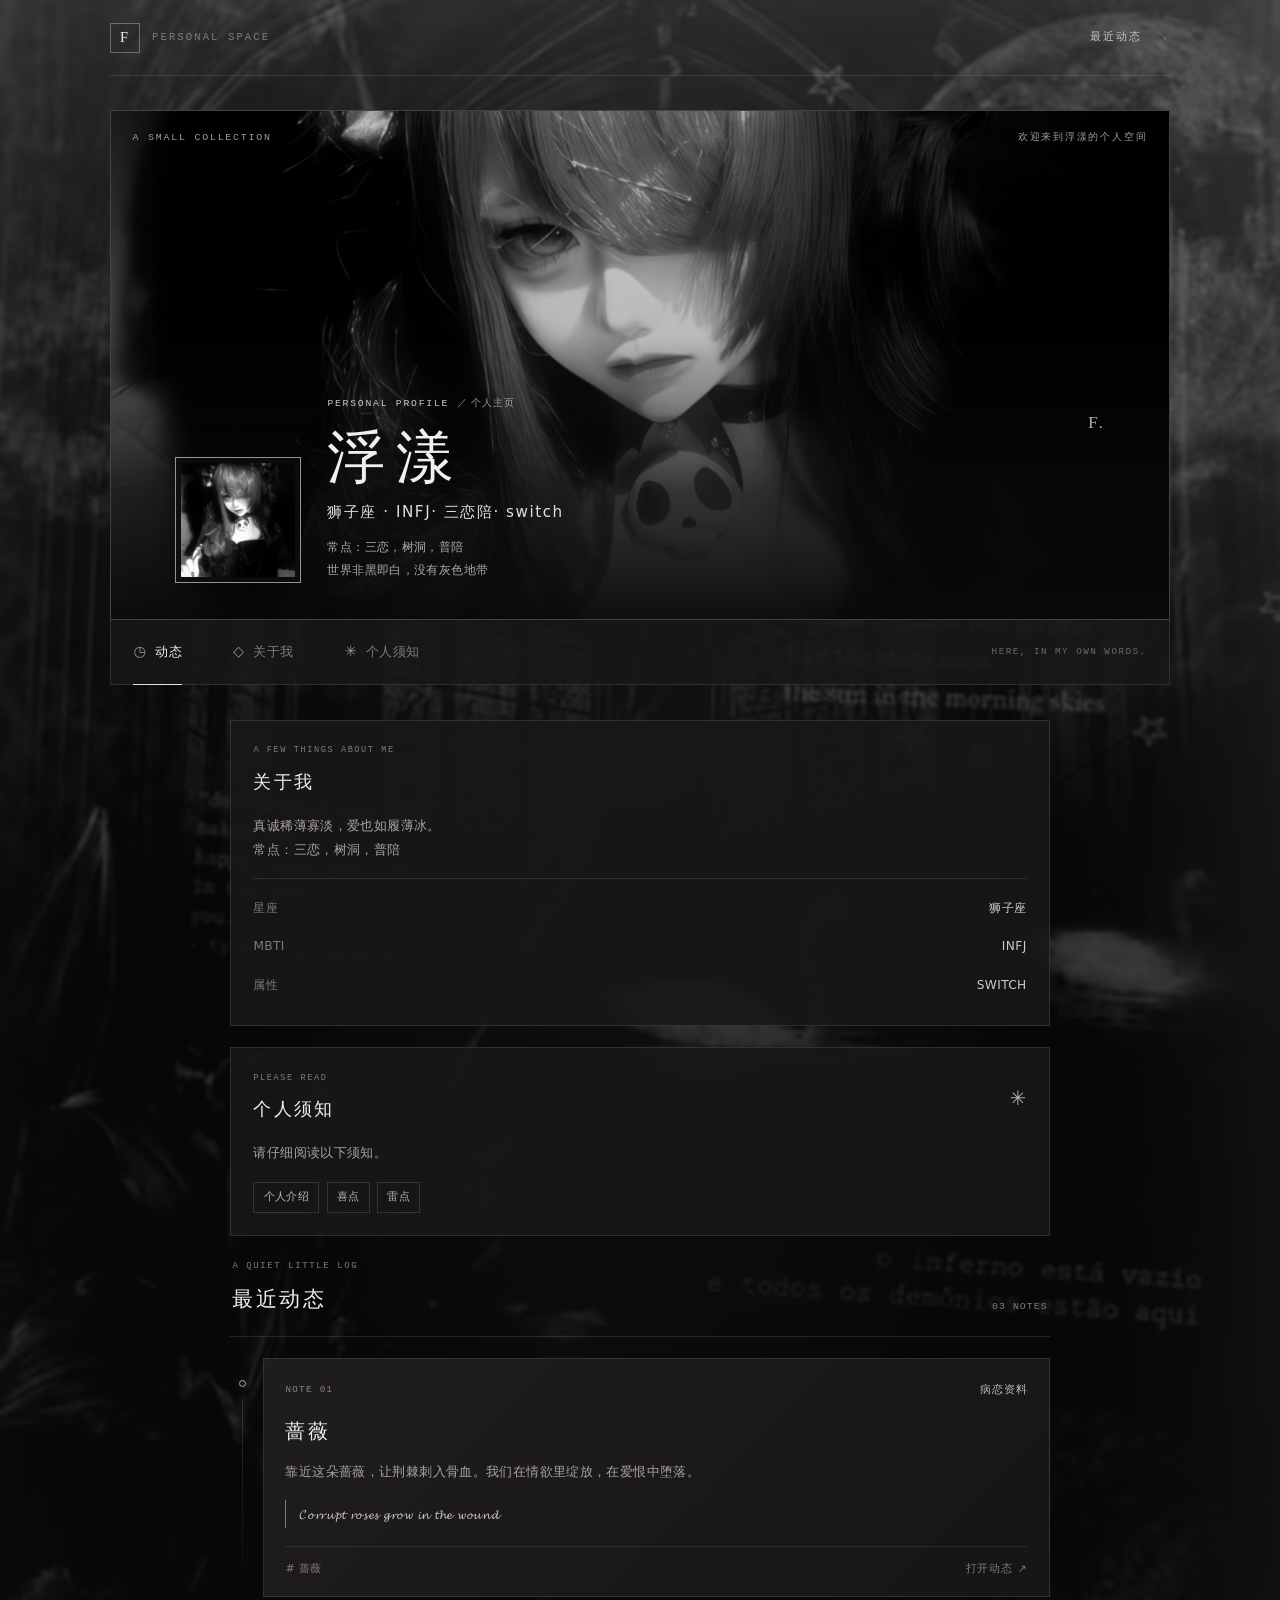
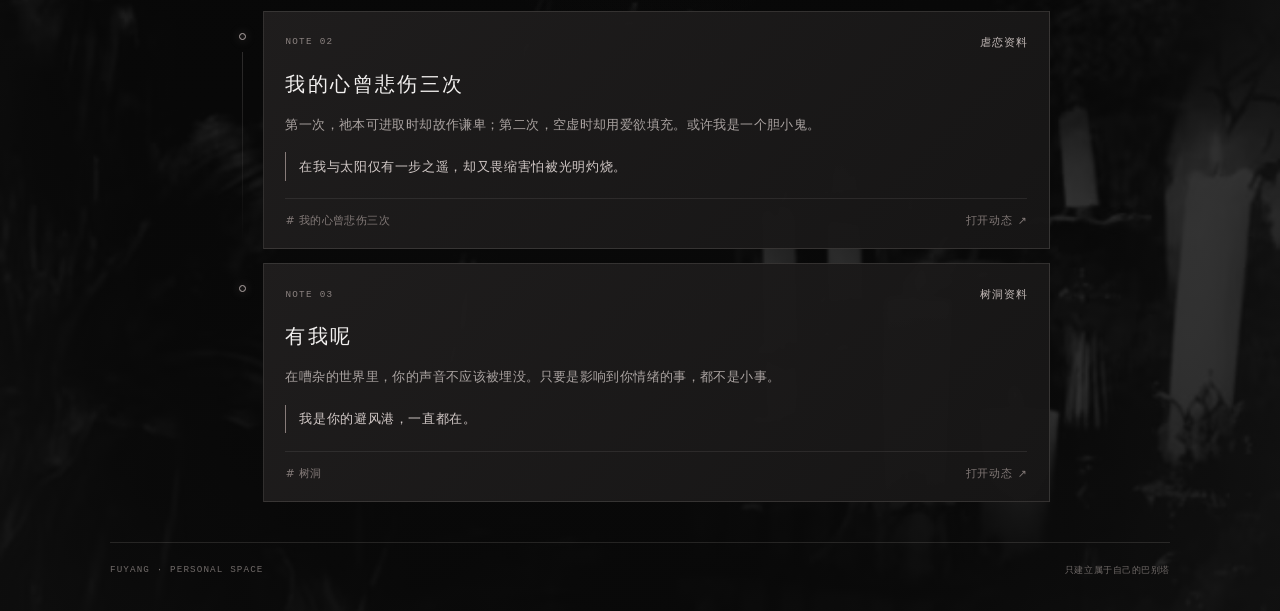
<file: index.html>
<!DOCTYPE html>
<html lang="zh-CN">
<head>
  <meta charset="UTF-8">
  <meta name="viewport" content="width=device-width, initial-scale=1.0">
  <meta name="theme-color" content="#111112">
  <meta name="description" content="浮漾的个人主页。">
  <title>浮漾 | 个人主页</title>
  <link rel="icon" href="assets/favicon.svg" type="image/svg+xml">
  <link rel="stylesheet" href="css/style.css">
</head>
<body data-page="home" class="profile-page">
  <header class="profile-topbar">
    <a class="profile-brand" href="index.html" aria-label="浮漾主页"><span class="profile-brand__mark">F</span><span>PERSONAL SPACE</span></a>
    <a class="topbar-link" href="#moments">最近动态 <span aria-hidden="true">↘</span></a>
  </header>

  <main class="profile-shell">
    <section class="profile-cover" aria-labelledby="profile-name">
      <img class="profile-cover__image" src="assets/avatar.jpg" alt="黑白暗调的个人头像照片">
      <div class="profile-cover__shade"></div>
      <div class="profile-cover__caption"><span>A SMALL COLLECTION</span><span>欢迎来到浮漾的个人空间</span></div>
      <div class="profile-intro">
        <div class="profile-avatar-wrap"><img id="profile-avatar" class="profile-avatar" src="assets/avatar.jpg" alt="浮漾的头像"></div>
        <div class="profile-intro__text">
          <p class="profile-kicker">PERSONAL PROFILE <span>／ 个人主页</span></p>
          <h1 id="profile-name">浮漾</h1>
          <p id="profile-title" class="profile-title">狮子座 · INFJ·  三恋陪· switch</p>
          <p id="profile-bio" class="profile-bio"></p>
        </div>
        <div class="profile-intro__seal" aria-hidden="true">F.</div>
      </div>
    </section>

    <nav class="profile-tabs" aria-label="主页栏目">
      <a class="is-current" href="#moments"><span class="tab-glyph">◷</span>动态</a>
      <a href="#about"><span class="tab-glyph">◇</span>关于我</a>
      <a href="#archive"><span class="tab-glyph">✳</span>个人须知</a>
      <span class="profile-tabs__note">HERE, IN MY OWN WORDS.</span>
    </nav>

    <div class="profile-layout">
      <div class="profile-main-column">
        <section id="about" class="side-card about-card">
          <p class="side-card__eyebrow">A FEW THINGS ABOUT ME</p>
          <h2>关于我</h2>
          <p class="about-copy">真诚稀薄寡淡，爱也如履薄冰。<br>常点：三恋，树洞，普陪</p>
          <ul id="profile-meta" class="profile-facts"></ul>
        </section>

        <section id="archive" class="side-card archive-card">
          <div class="archive-card__heading"><div><p class="side-card__eyebrow">PLEASE READ</p><h2>个人须知</h2></div><span aria-hidden="true">✳</span></div>
          <p>请仔细阅读以下须知。</p>
          <div class="archive-tags">
            <a href="personal-intro.html">个人介绍</a>
            <a href="likes.html">喜点</a>
            <a href="boundaries.html">雷点</a>
          </div>
        </section>

        <section class="moments-column" id="moments" aria-labelledby="moments-title">
          <div class="feed-heading">
            <div><p class="section-overline">A QUIET LITTLE LOG</p><h2 id="moments-title">最近动态</h2></div>
            <span id="moment-count" class="feed-count">03 NOTES</span>
          </div>
          <div id="moments-feed" class="moment-feed" aria-live="polite"></div>
        </section>
      </div>

    </div>
  </main>

  <footer class="profile-footer"><span>FUYANG · PERSONAL SPACE</span><span>只建立属于自己的巴别塔</span></footer>
  <script src="js/data.js"></script>
  <script src="js/home.js"></script>
</body>
</html>
</file>
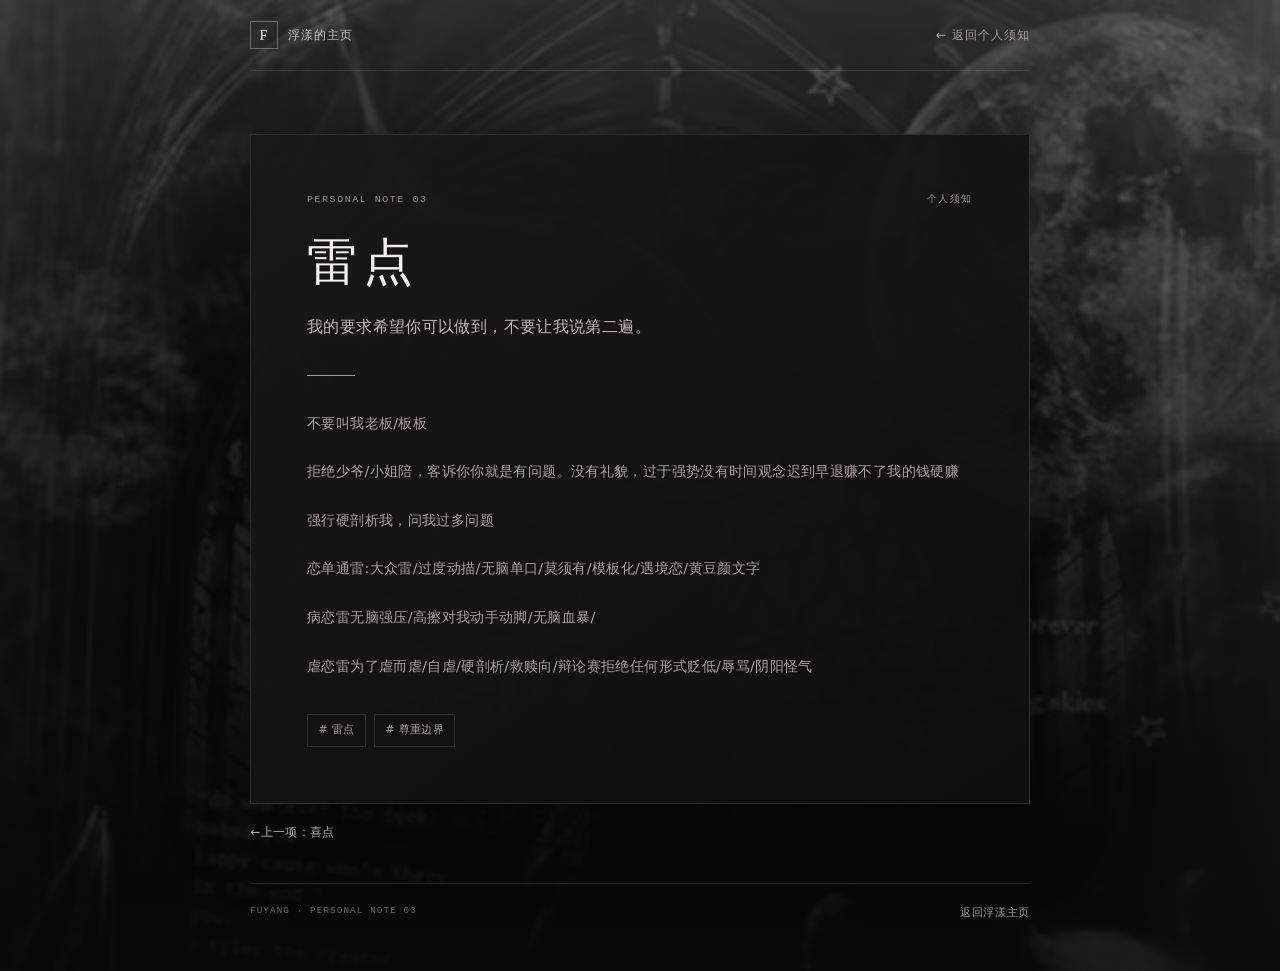
<file: boundaries.html>
<!DOCTYPE html>
<html lang="zh-CN">
<head>
  <meta charset="UTF-8">
  <meta name="viewport" content="width=device-width, initial-scale=1.0">
  <meta name="theme-color" content="#111112">
  <meta name="description" content="浮漾的雷点。">
  <title>雷点 | 浮漾</title>
  <link rel="icon" href="assets/favicon.svg" type="image/svg+xml">
  <link rel="stylesheet" href="css/style.css">
</head>
<body class="profile-page note-page">
  <header class="note-topbar"><a class="note-brand" href="index.html"><span class="profile-brand__mark">F</span>浮漾的主页</a><a class="note-back" href="index.html#archive">← 返回个人须知</a></header>
  <main class="note-shell">
    <article class="note-article">
      <div class="note-meta"><span>PERSONAL NOTE 03</span><span>个人须知</span></div>
      <h1>雷点</h1>
      <p class="note-lead">我的要求希望你可以做到，不要让我说第二遍。</p>
      <div class="note-divider" aria-hidden="true"></div>
      <div class="note-copy">
        <p>不要叫我老板/板板</p>
        <p>拒绝少爷/小姐陪，客诉你你就是有问题。没有礼貌，过于强势没有时间观念迟到早退赚不了我的钱硬赚</p>
        <p>强行硬剖析我，问我过多问题</p>
        <p>恋单通雷:大众雷/过度动描/无脑单口/莫须有/模板化/遇境恋/黄豆颜文字</p>
        <p>病恋雷无脑强压/高擦对我动手动脚/无脑血暴/</p>
        <p>虐恋雷为了虐而虐/自虐/硬剖析/救赎向/辩论赛拒绝任何形式贬低/辱骂/阴阳怪气</p>
      </div>
      <div class="note-tags"><span># 雷点</span><span># 尊重边界</span></div>
    </article>
    <nav class="note-pager" aria-label="个人须知导航"><a href="likes.html"><span aria-hidden="true">←</span>上一项：喜点</a><span></span></nav>
  </main>
  <footer class="profile-footer"><span>FUYANG · PERSONAL NOTE 03</span><a href="index.html">返回浮漾主页</a></footer>
</body>
</html>
</file>
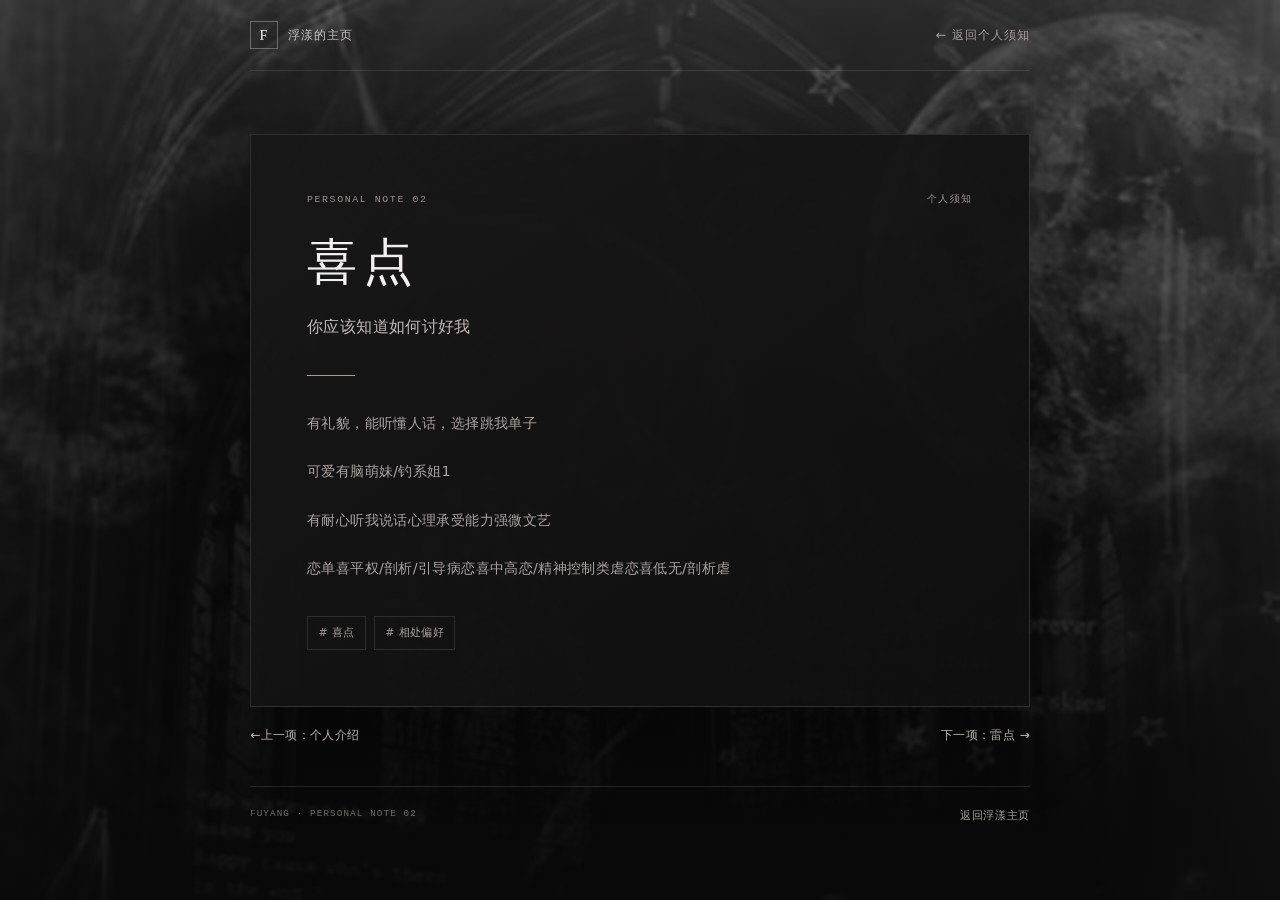
<file: likes.html>
<!DOCTYPE html>
<html lang="zh-CN">
<head>
  <meta charset="UTF-8">
  <meta name="viewport" content="width=device-width, initial-scale=1.0">
  <meta name="theme-color" content="#111112">
  <meta name="description" content="浮漾的喜点。">
  <title>喜点 | 浮漾</title>
  <link rel="icon" href="assets/favicon.svg" type="image/svg+xml">
  <link rel="stylesheet" href="css/style.css">
</head>
<body class="profile-page note-page">
  <header class="note-topbar"><a class="note-brand" href="index.html"><span class="profile-brand__mark">F</span>浮漾的主页</a><a class="note-back" href="index.html#archive">← 返回个人须知</a></header>
  <main class="note-shell">
    <article class="note-article">
      <div class="note-meta"><span>PERSONAL NOTE 02</span><span>个人须知</span></div>
      <h1>喜点</h1>
      <p class="note-lead">你应该知道如何讨好我</p>
      <div class="note-divider" aria-hidden="true"></div>
      <div class="note-copy">
        <p>有礼貌，能听懂人话，选择跳我单子</p>
        <p>可爱有脑萌妹/钓系姐1</p>
        <p>有耐心听我说话心理承受能力强微文艺</p>
        <p>恋单喜平权/剖析/引导病恋喜中高恋/精神控制类虐恋喜低无/剖析虐</p>
      </div>
      <div class="note-tags"><span># 喜点</span><span># 相处偏好</span></div>
    </article>
    <nav class="note-pager" aria-label="个人须知导航"><a href="personal-intro.html"><span aria-hidden="true">←</span>上一项：个人介绍</a><a href="boundaries.html">下一项：雷点 <span aria-hidden="true">→</span></a></nav>
  </main>
  <footer class="profile-footer"><span>FUYANG · PERSONAL NOTE 02</span><a href="index.html">返回浮漾主页</a></footer>
</body>
</html>
</file>
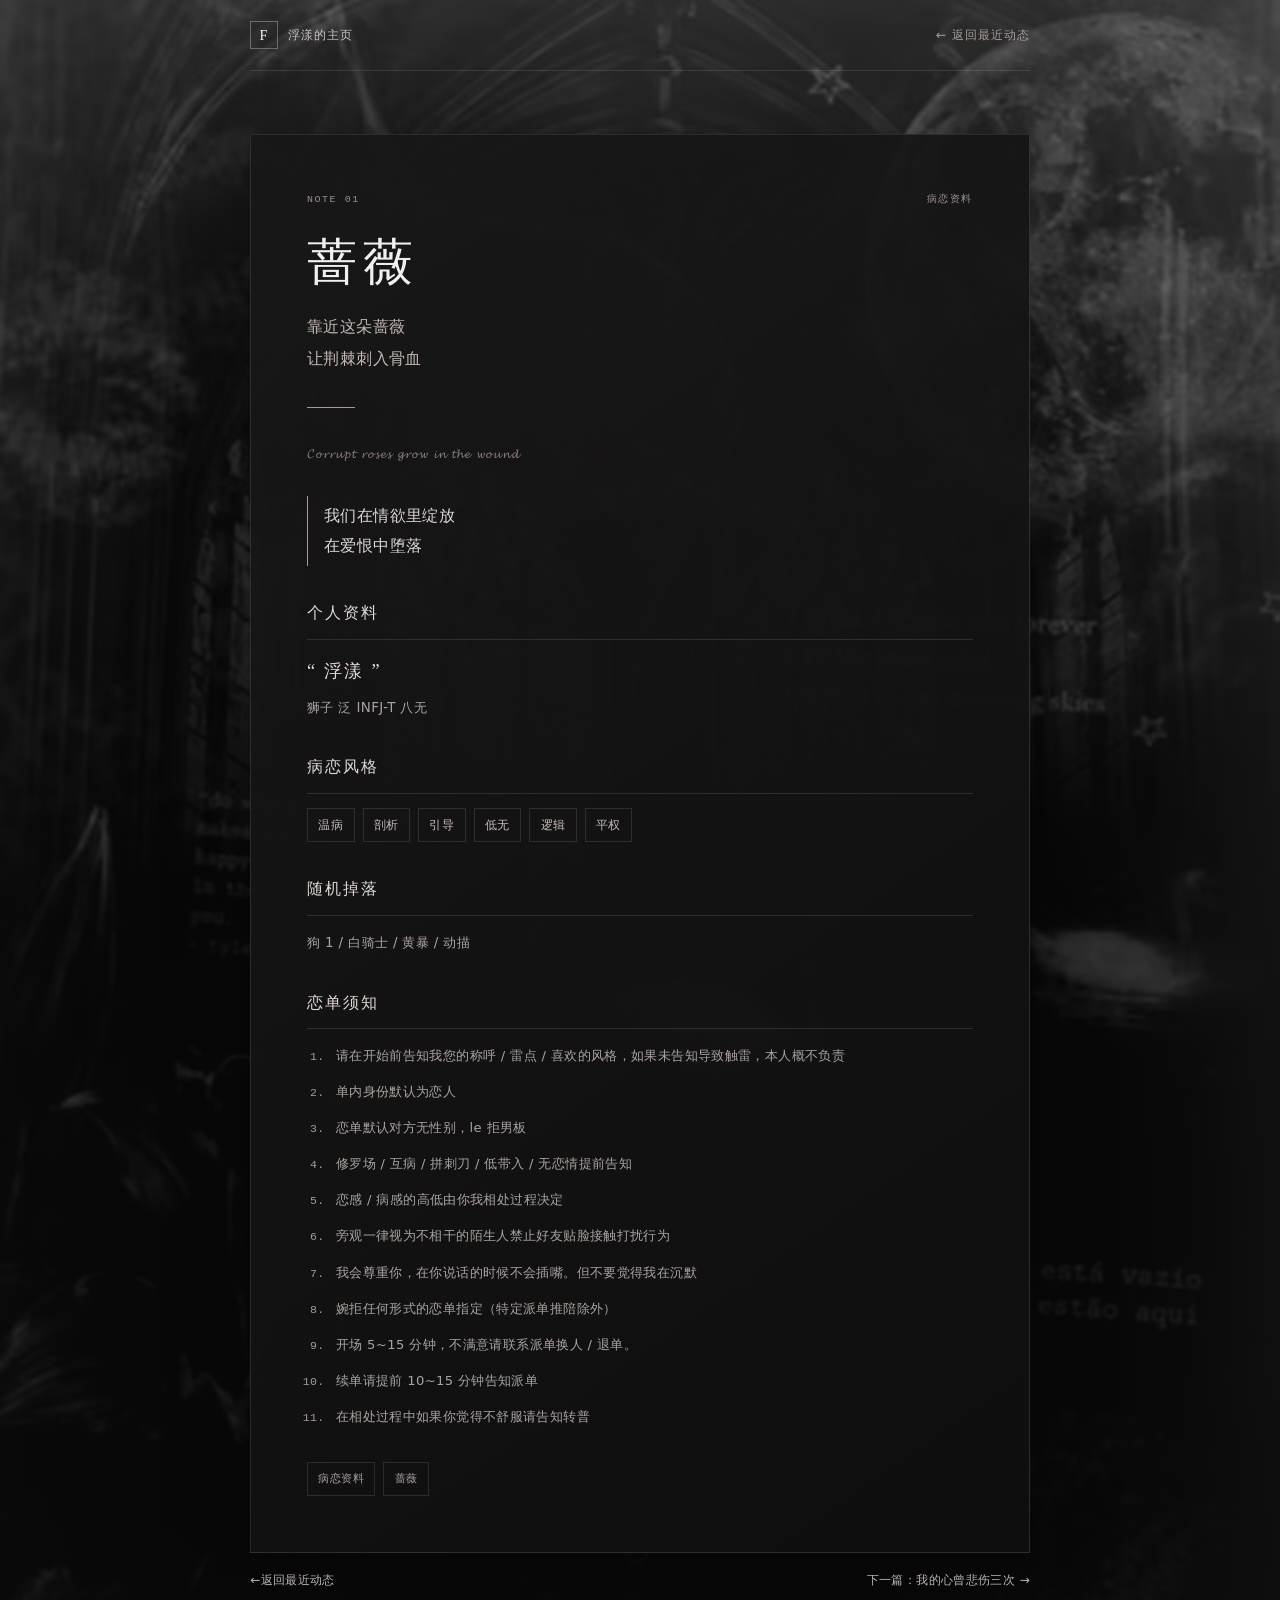
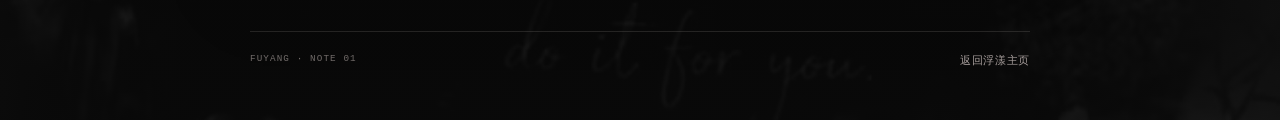
<file: moment-01.html>
<!DOCTYPE html>
<html lang="zh-CN">
<head>
  <meta charset="UTF-8">
  <meta name="viewport" content="width=device-width, initial-scale=1.0">
  <meta name="theme-color" content="#111112">
  <meta name="description" content="浮漾的蔷薇病恋资料与恋单须知。">
  <title>蔷薇 | 浮漾</title>
  <link rel="icon" href="assets/favicon.svg" type="image/svg+xml">
  <link rel="stylesheet" href="css/style.css">
</head>
<body class="profile-page note-page">
  <header class="note-topbar"><a class="note-brand" href="index.html"><span class="profile-brand__mark">F</span>浮漾的主页</a><a class="note-back" href="index.html#moments">← 返回最近动态</a></header>
  <main class="note-shell">
    <article class="note-article">
      <div class="note-meta"><span>NOTE 01</span><span>病恋资料</span></div>
      <h1>蔷薇</h1>
      <p class="note-lead">靠近这朵蔷薇<br>让荆棘刺入骨血</p>
      <div class="note-divider" aria-hidden="true"></div>
      <div class="note-copy">
        <p class="note-english">𝓒𝓸𝓻𝓻𝓾𝓹𝓽 𝓻𝓸𝓼𝓮𝓼 𝓰𝓻𝓸𝔀 𝓲𝓷 𝓽𝓱𝓮 𝔀𝓸𝓾𝓷𝓭</p>
      </div>
      <blockquote class="note-quote">我们在情欲里绽放<br>在爱恨中堕落</blockquote>

      <section class="note-section">
        <h2>个人资料</h2>
        <p class="note-profile-name">“ 浮漾 ”</p>
        <p class="note-profile-line">狮子 泛 INFJ-T 八无</p>
      </section>

      <section class="note-section">
        <h2>病恋风格</h2>
        <ul class="note-chips"><li>温病</li><li>剖析</li><li>引导</li><li>低无</li><li>逻辑</li><li>平权</li></ul>
      </section>

      <section class="note-section">
        <h2>随机掉落</h2>
        <p class="note-detail-line">狗 1 / 白骑士 / 黄暴 / 动描</p>
      </section>

      <section class="note-section">
        <h2>恋单须知</h2>
        <ol class="note-rules">
          <li>请在开始前告知我您的称呼 / 雷点 / 喜欢的风格，如果未告知导致触雷，本人概不负责</li>
          <li>单内身份默认为恋人</li>
          <li>恋单默认对方无性别，le 拒男板</li>
          <li>修罗场 / 互病 / 拼刺刀 / 低带入 / 无恋情提前告知</li>
          <li>恋感 / 病感的高低由你我相处过程决定</li>
          <li>旁观一律视为不相干的陌生人禁止好友贴脸接触打扰行为</li>
          <li>我会尊重你，在你说话的时候不会插嘴。但不要觉得我在沉默</li>
          <li>婉拒任何形式的恋单指定（特定派单推陪除外）</li>
          <li>开场 5~15 分钟，不满意请联系派单换人 / 退单。</li>
          <li>续单请提前 10~15 分钟告知派单</li>
          <li>在相处过程中如果你觉得不舒服请告知转普</li>
        </ol>
      </section>
      <div class="note-tags"><span>病恋资料</span><span>蔷薇</span></div>
    </article>
    <nav class="note-pager" aria-label="动态页面导航"><a href="index.html#moments"><span aria-hidden="true">←</span>返回最近动态</a><a href="moment-02.html">下一篇：我的心曾悲伤三次 <span aria-hidden="true">→</span></a></nav>
  </main>
  <footer class="profile-footer"><span>FUYANG · NOTE 01</span><a href="index.html">返回浮漾主页</a></footer>
</body>
</html>
</file>
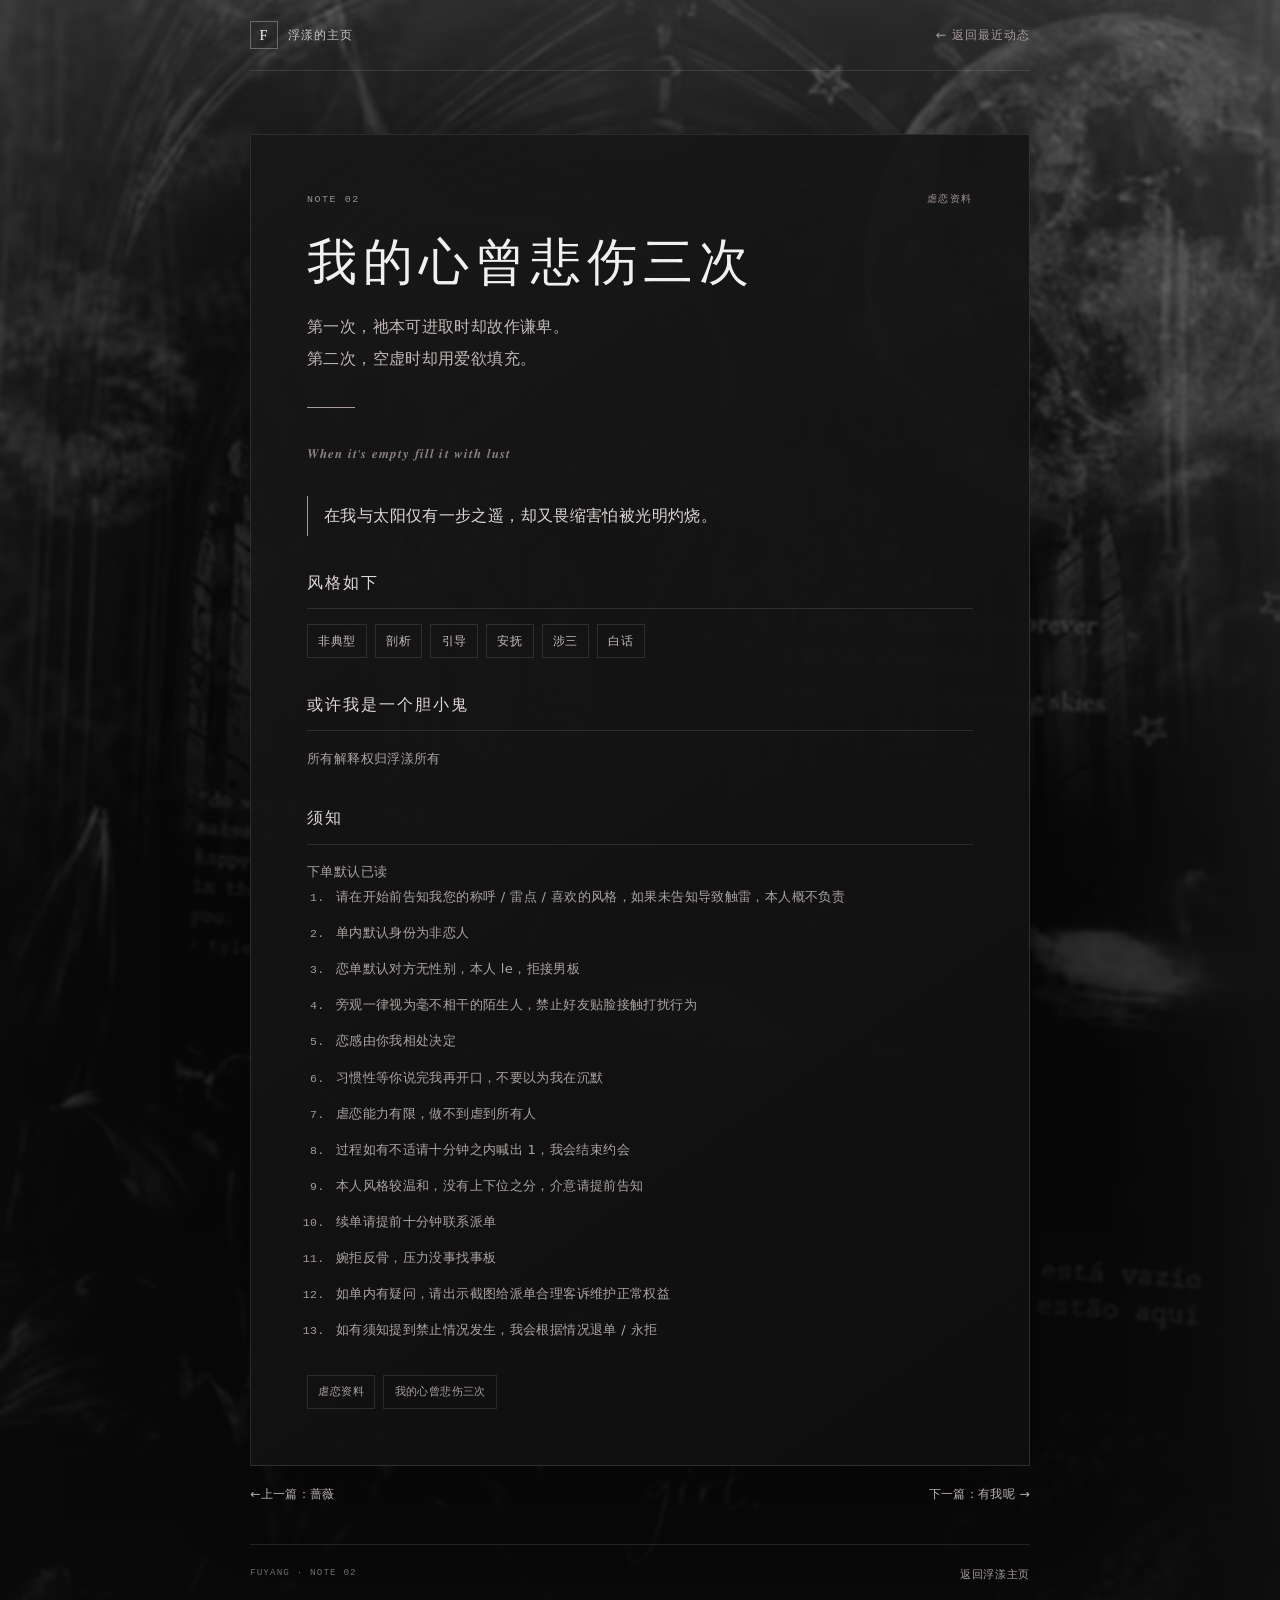
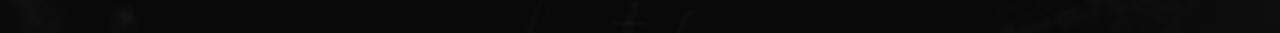
<file: moment-02.html>
<!DOCTYPE html>
<html lang="zh-CN">
<head>
  <meta charset="UTF-8">
  <meta name="viewport" content="width=device-width, initial-scale=1.0">
  <meta name="theme-color" content="#111112">
  <meta name="description" content="浮漾的虐恋资料：我的心曾悲伤三次。">
  <title>我的心曾悲伤三次 | 浮漾</title>
  <link rel="icon" href="assets/favicon.svg" type="image/svg+xml">
  <link rel="stylesheet" href="css/style.css">
</head>
<body class="profile-page note-page">
  <header class="note-topbar"><a class="note-brand" href="index.html"><span class="profile-brand__mark">F</span>浮漾的主页</a><a class="note-back" href="index.html#moments">← 返回最近动态</a></header>
  <main class="note-shell">
    <article class="note-article">
      <div class="note-meta"><span>NOTE 02</span><span>虐恋资料</span></div>
      <h1>我的心曾悲伤三次</h1>
      <p class="note-lead">第一次，祂本可进取时却故作谦卑。<br>第二次，空虚时却用爱欲填充。</p>
      <div class="note-divider" aria-hidden="true"></div>
      <div class="note-copy"><p class="note-english">𝑾𝒉𝒆𝒏 𝒊𝒕'𝒔 𝒆𝒎𝒑𝒕𝒚 𝒇𝒊𝒍𝒍 𝒊𝒕 𝒘𝒊𝒕𝒉 𝒍𝒖𝒔𝒕</p></div>
      <blockquote class="note-quote">在我与太阳仅有一步之遥，却又畏缩害怕被光明灼烧。</blockquote>

      <section class="note-section">
        <h2>风格如下</h2>
        <ul class="note-chips"><li>非典型</li><li>剖析</li><li>引导</li><li>安抚</li><li>涉三</li><li>白话</li></ul>
      </section>

      <section class="note-section">
        <h2>或许我是一个胆小鬼</h2>
        <p class="note-detail-line">所有解释权归浮漾所有</p>
      </section>

      <section class="note-section">
        <h2>须知</h2>
        <p class="note-detail-line">下单默认已读</p>
        <ol class="note-rules">
          <li>请在开始前告知我您的称呼 / 雷点 / 喜欢的风格，如果未告知导致触雷，本人概不负责</li>
          <li>单内默认身份为非恋人</li>
          <li>恋单默认对方无性别，本人 le，拒接男板</li>
          <li>旁观一律视为毫不相干的陌生人，禁止好友贴脸接触打扰行为</li>
          <li>恋感由你我相处决定</li>
          <li>习惯性等你说完我再开口，不要以为我在沉默</li>
          <li>虐恋能力有限，做不到虐到所有人</li>
          <li>过程如有不适请十分钟之内喊出 1，我会结束约会</li>
          <li>本人风格较温和，没有上下位之分，介意请提前告知</li>
          <li>续单请提前十分钟联系派单</li>
          <li>婉拒反骨，压力没事找事板</li>
          <li>如单内有疑问，请出示截图给派单合理客诉维护正常权益</li>
          <li>如有须知提到禁止情况发生，我会根据情况退单 / 永拒</li>
        </ol>
      </section>

      <div class="note-tags"><span>虐恋资料</span><span>我的心曾悲伤三次</span></div>
    </article>
    <nav class="note-pager" aria-label="动态页面导航"><a href="moment-01.html"><span aria-hidden="true">←</span>上一篇：蔷薇</a><a href="moment-03.html">下一篇：有我呢 <span aria-hidden="true">→</span></a></nav>
  </main>
  <footer class="profile-footer"><span>FUYANG · NOTE 02</span><a href="index.html">返回浮漾主页</a></footer>
</body>
</html>
</file>
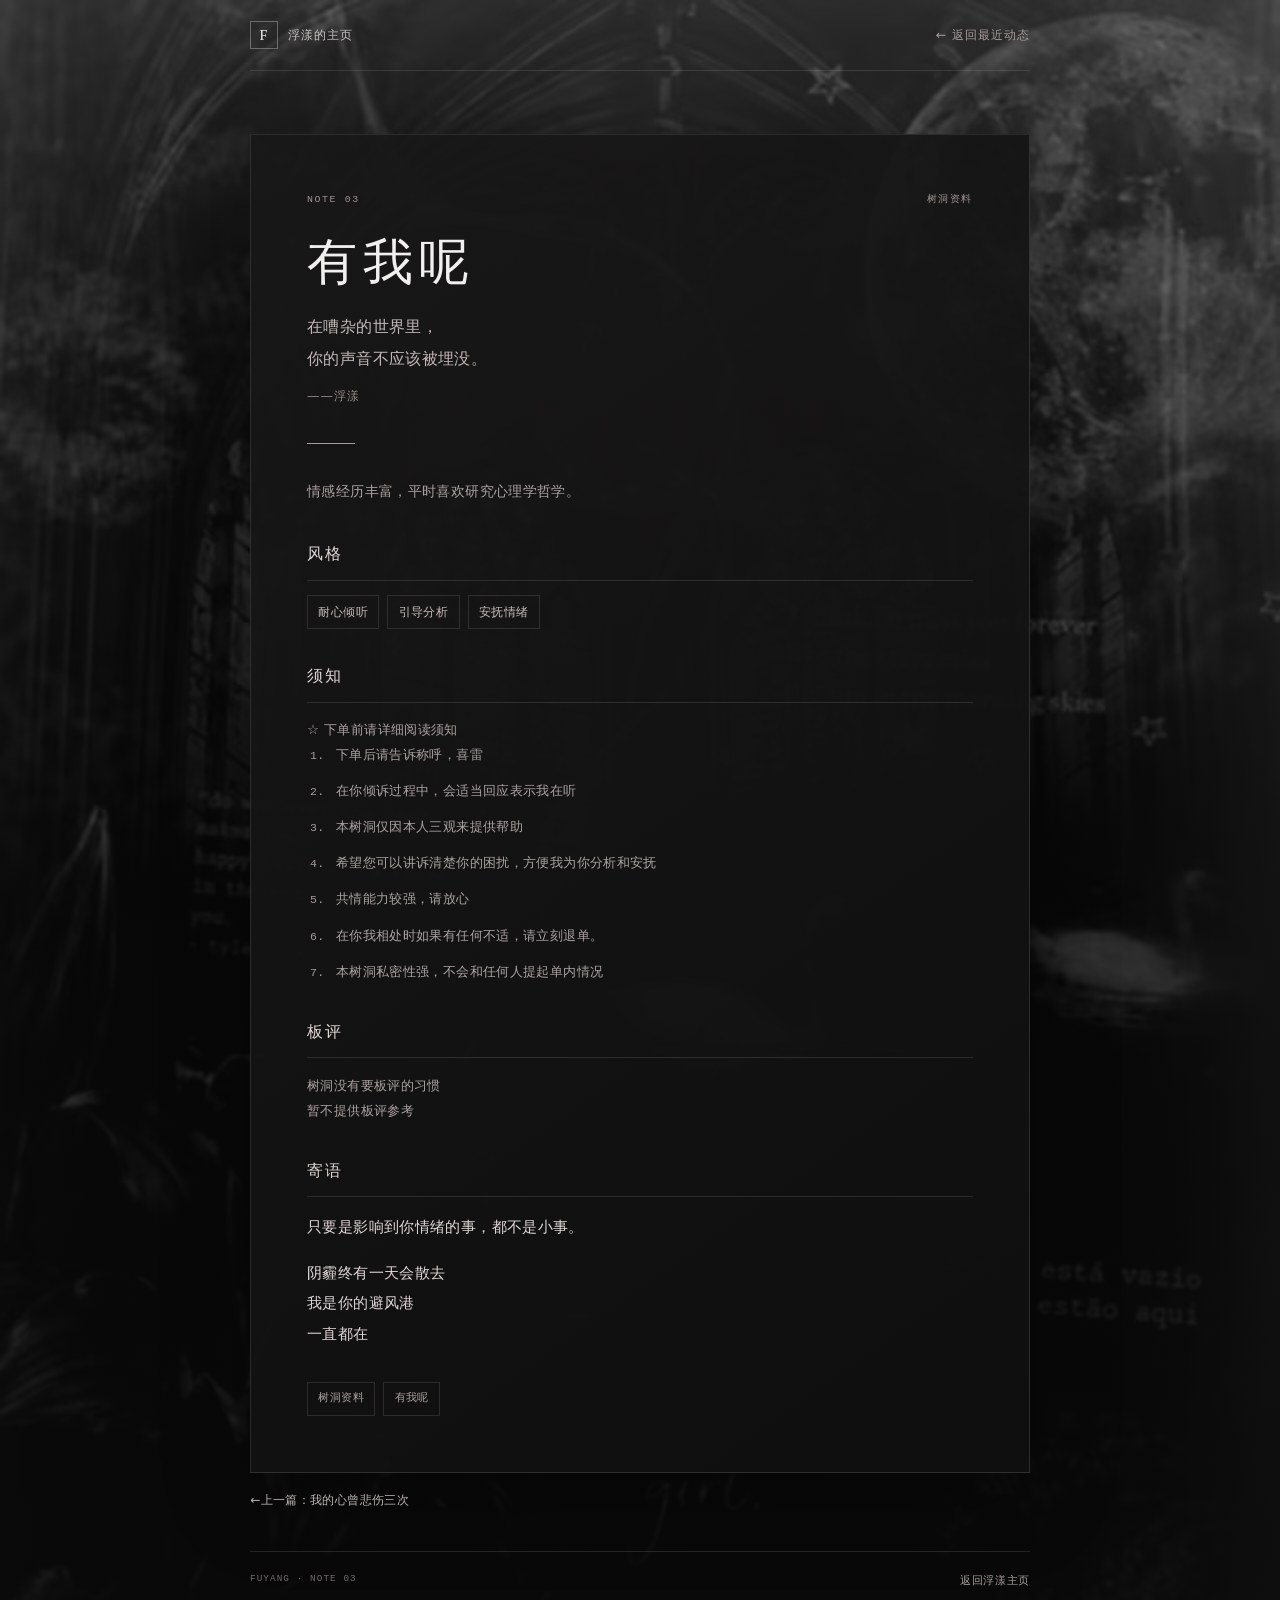
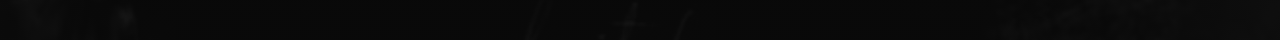
<file: moment-03.html>
<!DOCTYPE html>
<html lang="zh-CN">
<head>
  <meta charset="UTF-8">
  <meta name="viewport" content="width=device-width, initial-scale=1.0">
  <meta name="theme-color" content="#111112">
  <meta name="description" content="浮漾的树洞资料：有我呢。">
  <title>有我呢 | 浮漾</title>
  <link rel="icon" href="assets/favicon.svg" type="image/svg+xml">
  <link rel="stylesheet" href="css/style.css">
</head>
<body class="profile-page note-page">
  <header class="note-topbar"><a class="note-brand" href="index.html"><span class="profile-brand__mark">F</span>浮漾的主页</a><a class="note-back" href="index.html#moments">← 返回最近动态</a></header>
  <main class="note-shell">
    <article class="note-article">
      <div class="note-meta"><span>NOTE 03</span><span>树洞资料</span></div>
      <h1>有我呢</h1>
      <p class="note-lead">在嘈杂的世界里，<br>你的声音不应该被埋没。<br><span class="note-attribution">——浮漾</span></p>
      <div class="note-divider" aria-hidden="true"></div>
      <div class="note-copy">
        <p>情感经历丰富，平时喜欢研究心理学哲学。</p>
      </div>
      <section class="note-section">
        <h2>风格</h2>
        <ul class="note-chips"><li>耐心倾听</li><li>引导分析</li><li>安抚情绪</li></ul>
      </section>

      <section class="note-section">
        <h2>须知</h2>
        <p class="note-detail-line">☆ 下单前请详细阅读须知</p>
        <ol class="note-rules">
          <li>下单后请告诉称呼，喜雷</li>
          <li>在你倾诉过程中，会适当回应表示我在听</li>
          <li>本树洞仅因本人三观来提供帮助</li>
          <li>希望您可以讲诉清楚你的困扰，方便我为你分析和安抚</li>
          <li>共情能力较强，请放心</li>
          <li>在你我相处时如果有任何不适，请立刻退单。</li>
          <li>本树洞私密性强，不会和任何人提起单内情况</li>
        </ol>
      </section>

      <section class="note-section">
        <h2>板评</h2>
        <p class="note-detail-line">树洞没有要板评的习惯<br>暂不提供板评参考</p>
      </section>

      <section class="note-section note-message">
        <h2>寄语</h2>
        <p>只要是影响到你情绪的事，都不是小事。</p>
        <p>阴霾终有一天会散去<br>我是你的避风港<br>一直都在</p>
      </section>
      <div class="note-tags"><span>树洞资料</span><span>有我呢</span></div>
    </article>
    <nav class="note-pager" aria-label="动态页面导航"><a href="moment-02.html"><span aria-hidden="true">←</span>上一篇：我的心曾悲伤三次</a><span></span></nav>
  </main>
  <footer class="profile-footer"><span>FUYANG · NOTE 03</span><a href="index.html">返回浮漾主页</a></footer>
</body>
</html>
</file>
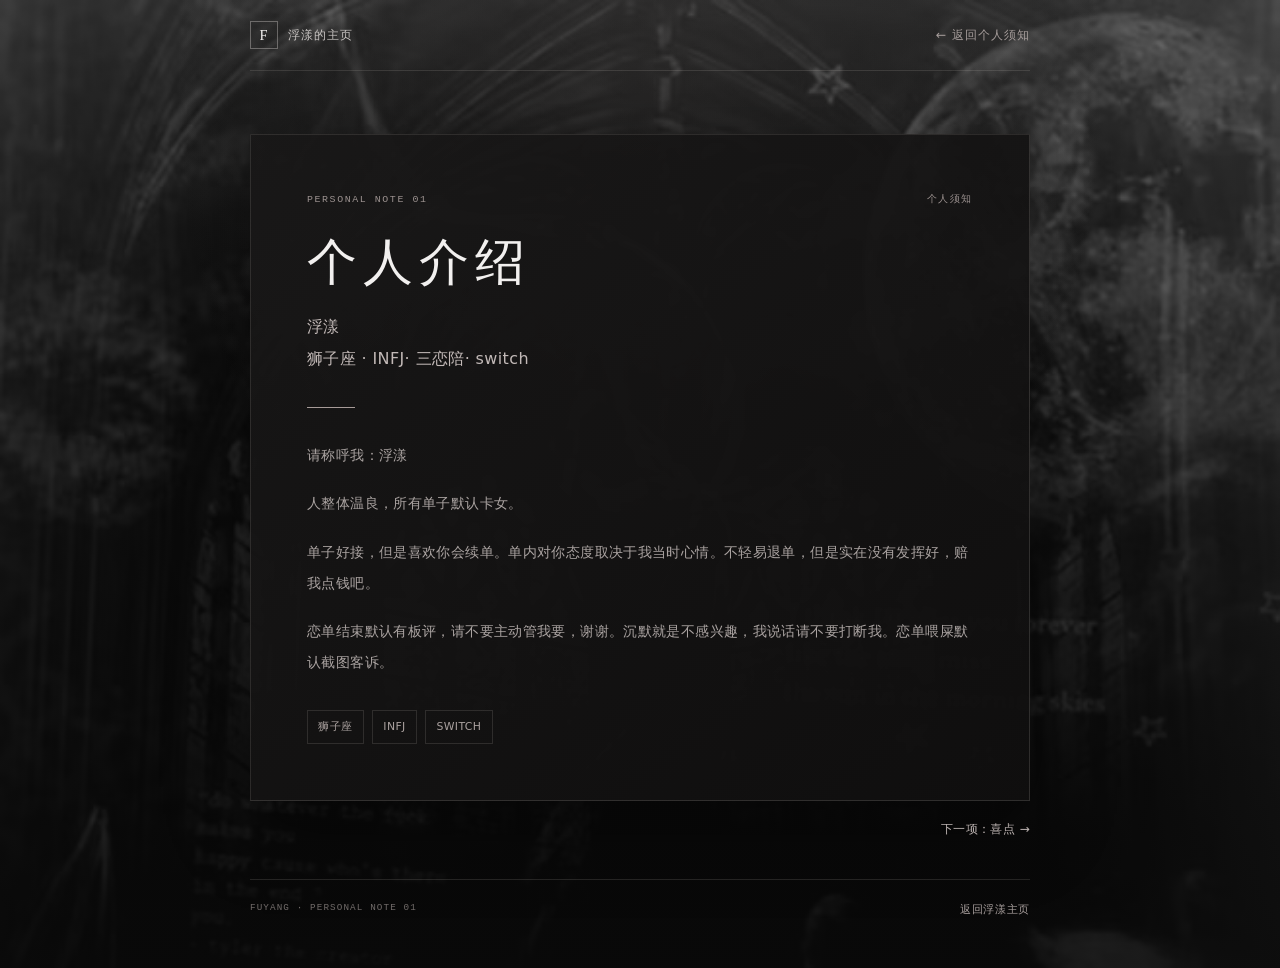
<file: personal-intro.html>
<!DOCTYPE html>
<html lang="zh-CN">
<head>
  <meta charset="UTF-8">
  <meta name="viewport" content="width=device-width, initial-scale=1.0">
  <meta name="theme-color" content="#111112">
  <meta name="description" content="浮漾的个人介绍。">
  <title>个人介绍 | 浮漾</title>
  <link rel="icon" href="assets/favicon.svg" type="image/svg+xml">
  <link rel="stylesheet" href="css/style.css">
</head>
<body class="profile-page note-page">
  <header class="note-topbar"><a class="note-brand" href="index.html"><span class="profile-brand__mark">F</span>浮漾的主页</a><a class="note-back" href="index.html#archive">← 返回个人须知</a></header>
  <main class="note-shell">
    <article class="note-article">
      <div class="note-meta"><span>PERSONAL NOTE 01</span><span>个人须知</span></div>
      <h1>个人介绍</h1>
      <p class="note-lead">浮漾<br>狮子座 · INFJ·  三恋陪· switch</p>
      <div class="note-divider" aria-hidden="true"></div>
      <div class="note-copy">
        <p>请称呼我：浮漾</p>
        <p>人整体温良，所有单子默认卡女。</p>
        <p>单子好接，但是喜欢你会续单。单内对你态度取决于我当时心情。不轻易退单，但是实在没有发挥好，赔我点钱吧。</p>
        <p>恋单结束默认有板评，请不要主动管我要，谢谢。沉默就是不感兴趣，我说话请不要打断我。恋单喂屎默认截图客诉。</p>
      </div>
      <div class="note-tags"><span>狮子座</span><span>INFJ</span><span>SWITCH</span></div>
    </article>
    <nav class="note-pager" aria-label="个人须知导航"><span></span><a href="likes.html">下一项：喜点 <span aria-hidden="true">→</span></a></nav>
  </main>
  <footer class="profile-footer"><span>FUYANG · PERSONAL NOTE 01</span><a href="index.html">返回浮漾主页</a></footer>
</body>
</html>
</file>
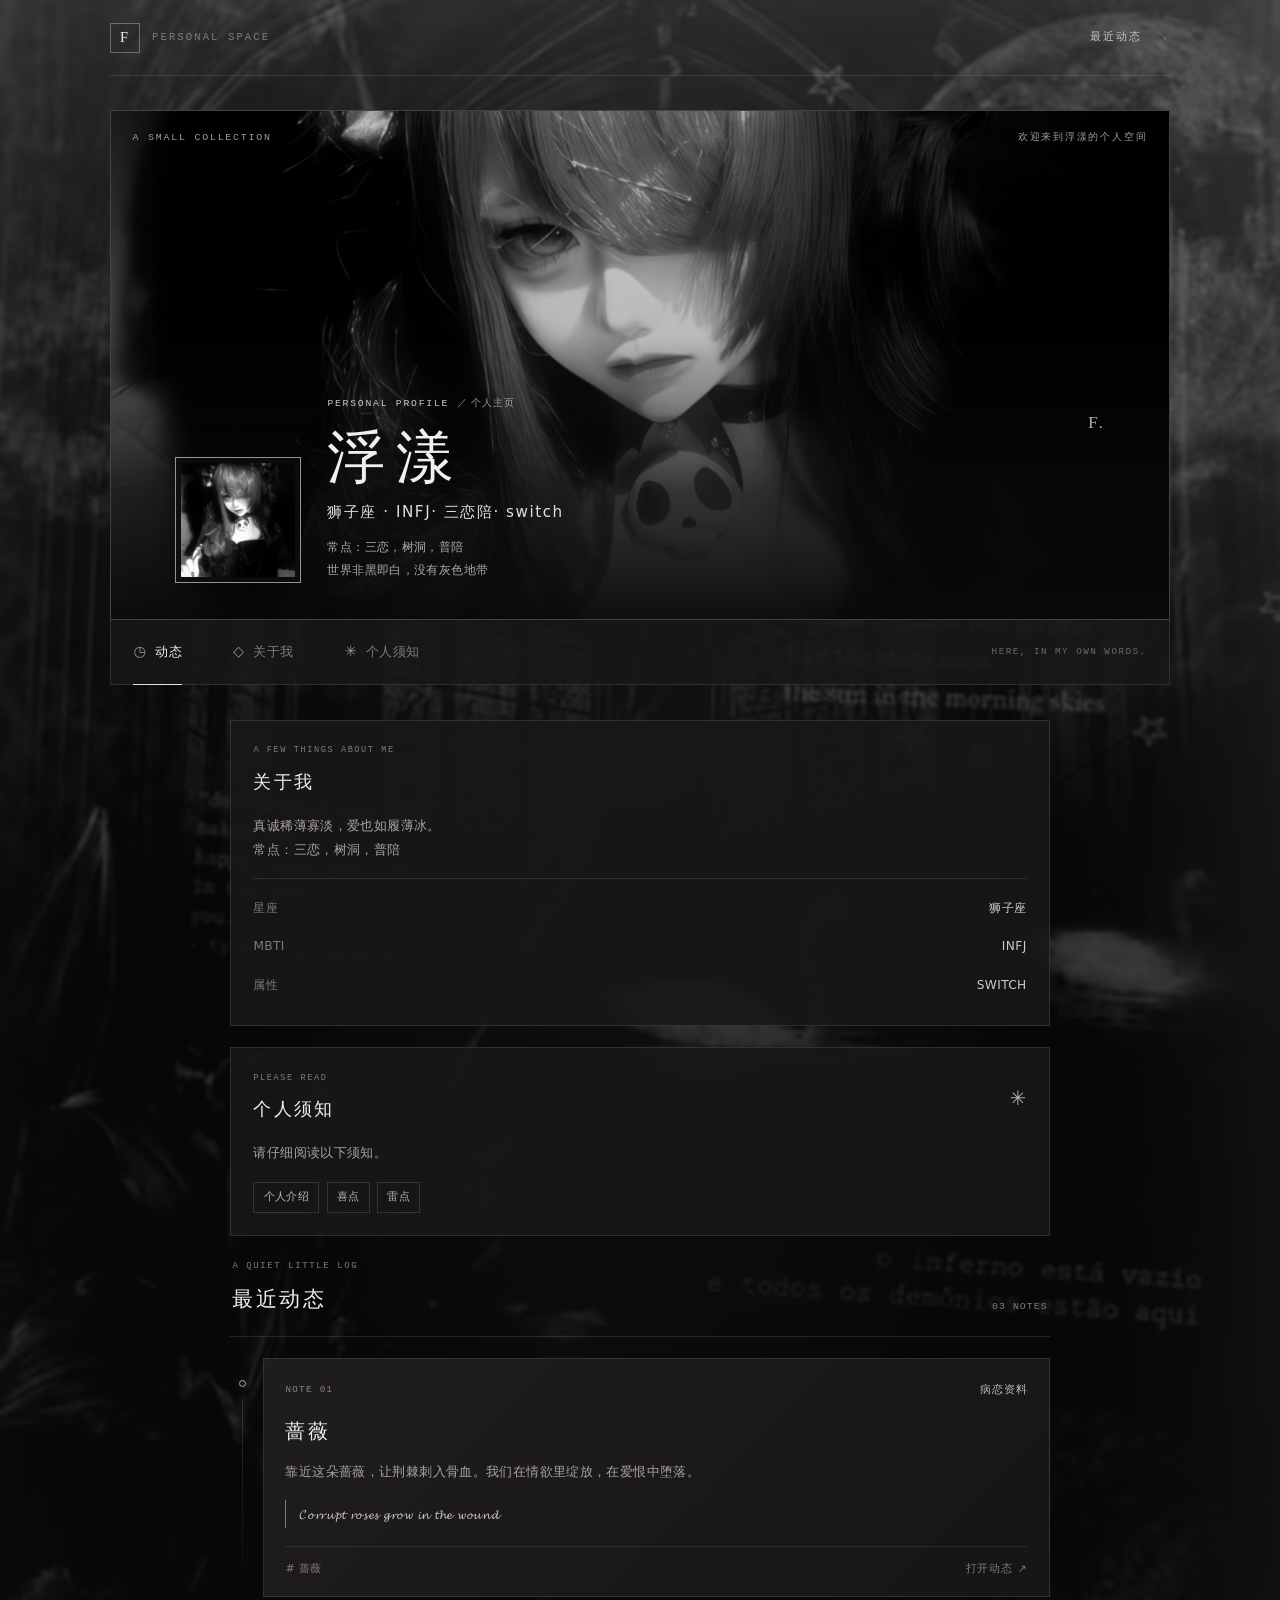
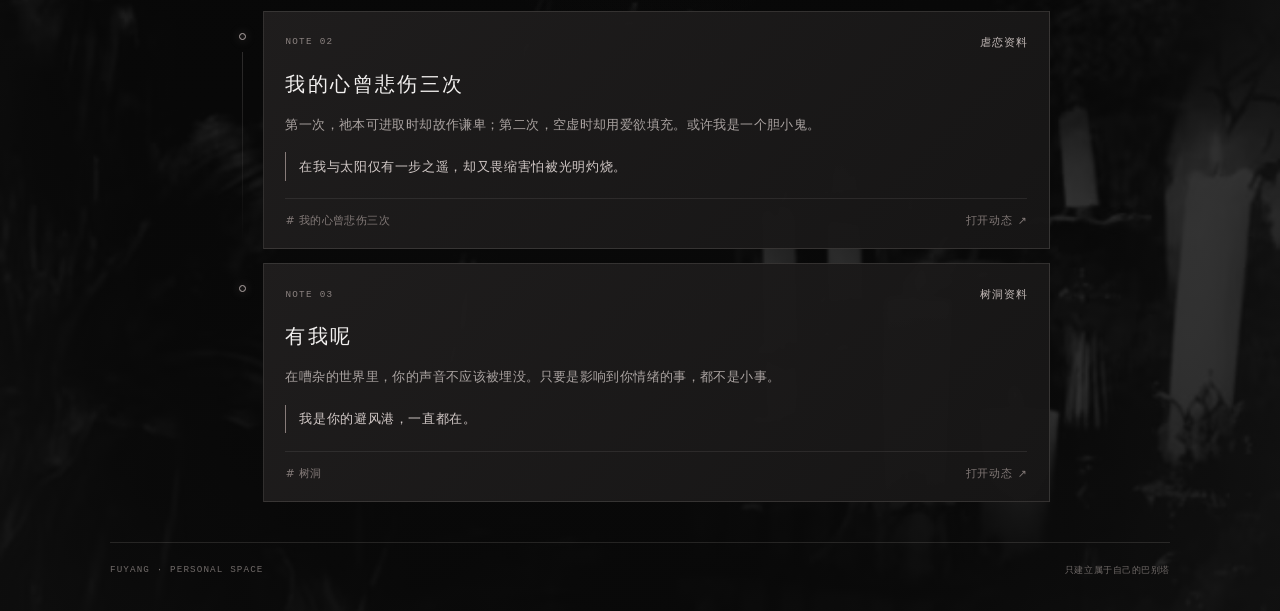
<file: skill.html>
<!DOCTYPE html>
<html lang="zh-CN">
<head>
  <meta charset="UTF-8">
  <meta name="viewport" content="width=device-width, initial-scale=1.0">
  <meta http-equiv="refresh" content="0; url=index.html">
  <title>浮漾 | 个人主页</title>
  <link rel="stylesheet" href="css/style.css">
</head>
<body class="profile-page">
  <main class="page-shell">
    <section class="status-panel">
      <h1>回到个人主页</h1>
      <p>这份独立主页从这里继续。</p>
      <a class="button-link" href="index.html">打开浮漾的主页</a>
    </section>
  </main>
</body>
</html>
</file>
<file: css/style.css>
/* css/style.css — 冷蓝月夜 · 五幕底图主题
 * 五张竖版拼贴底图存于 assets/；本文件位于 css/，路径一律写 ../assets/
 * index.html 与 skill.html 共用这一套变量、氛围层与排版规则，保证全站风格一致。
 */

:root {
  color-scheme: dark;

  /* 冷蓝 / 银灰文字体系，取自底图的电光蓝、水泥灰与月光白 */
  --void: #04070e;
  --ink: #eaf1fa;
  --silver: #c6d5e9;
  --body: #adbed6;
  --muted: #93a5bf;
  --ice: #a9c9ff;
  --cobalt: #4c7dff;
  --line: rgba(166, 199, 255, .20);
  --line-strong: rgba(166, 199, 255, .48);
  --panel: rgba(6, 11, 22, .74);
  --glow: 0 0 26px rgba(95, 145, 255, .22);

  --serif: "Noto Serif SC", "Source Han Serif SC", "Songti SC", "STSong", "SimSun", Georgia, serif;
  --sans: "PingFang SC", "Microsoft YaHei", "Hiragino Sans GB", system-ui, sans-serif;
  --mono: "SFMono-Regular", Consolas, "Liberation Mono", monospace;

  /* 五幕底图：一幕一图，全部铺在网页背景上，可自动轮播 / 手动切换 */
  --scene-1: url("../assets/bg-blue-floral.jpg");   /* 壹 · 蓝夜百合 */
  --scene-2: url("../assets/bg-moonlit.jpg");       /* 贰 · 月下花庭 */
  --scene-3: url("../assets/bg-prism.jpg");         /* 叁 · 雨璃折光 */
  --scene-4: url("../assets/bg-moonlit-echo.jpg");  /* 肆 · 霜叶回响 */
  --scene-5: url("../assets/bg-ripples.jpg");       /* 伍 · 水镜涟漪 */

  --hero-image: var(--scene-2);
  --portrait-image: var(--scene-1);
  --detail-image: var(--scene-5);
}

/* ---------------------------------------------------------------- 基础排版 */
*, *::before, *::after { box-sizing: border-box; }
[hidden] { display: none !important; }
html { scroll-behavior: smooth; }

body {
  min-height: 100vh;
  margin: 0;
  color: var(--ink);
  background: var(--void);
  font-family: var(--sans);
  font-size: 15px;
  line-height: 1.9;
  letter-spacing: .025em;
  -webkit-font-smoothing: antialiased;
}

h1, h2, h3, p, ul { margin-top: 0; }
h1, h2, h3, .brand-mark, .site-footer, .scene-nav__index { font-family: var(--serif); font-weight: 500; }
p { text-wrap: pretty; }
a { color: inherit; text-decoration: none; }
a:focus-visible, button:focus-visible { outline: 1px solid var(--ice); outline-offset: 4px; }
img { display: block; max-width: 100%; }
::selection { color: var(--void); background: var(--ice); }

.eyebrow {
  display: flex;
  flex-wrap: wrap;
  align-items: center;
  gap: .7rem;
  margin-bottom: .85rem;
  color: var(--ice);
  font-family: var(--mono);
  font-size: .68rem;
  font-weight: 400;
  letter-spacing: .26em;
  text-transform: uppercase;
  overflow-wrap: anywhere;
}
.eyebrow::before {
  flex: 0 0 26px;
  width: 26px;
  height: 1px;
  background: var(--ice);
  content: "";
  opacity: .7;
}
.section-heading .eyebrow { margin-bottom: .5rem; }

/* -------------------------------------------------- 五幕氛围层（固定背景） */
.atmosphere {
  position: fixed;
  inset: 0;
  /* 底图层沉到雨滴画布之下：背景 -2 < 雨滴 -1 < 正文 1 */
  z-index: -2;
  overflow: hidden;
  background: var(--void);
  pointer-events: none;
}
.atmosphere__scene {
  /* 默认值兜底；各幕由 HTML 内联 --scene-image 覆盖 */
  --scene-image: var(--scene-1);
  position: absolute;
  inset: 0;
  opacity: 0;
  transition: opacity 1300ms ease;
}
.atmosphere__scene.is-active { opacity: 1; }

/* 底层：同一幅画虚化延展，铺满两侧，让宽屏不出现空白 */
.atmosphere__scene::before {
  position: absolute;
  inset: -12%;
  background: var(--scene-image) center / cover no-repeat;
  filter: blur(54px) saturate(.82) brightness(.4);
  transform: scale(1.12);
  content: "";
}
/* 上层：完整竖版画幅居中，左右边缘柔和溶入延展层 */
.atmosphere__scene::after {
  position: absolute;
  inset: 0;
  background: var(--scene-image) center / auto 100% no-repeat;
  -webkit-mask-image: linear-gradient(90deg, transparent 8%, #000 32%, #000 68%, transparent 92%);
  mask-image: linear-gradient(90deg, transparent 8%, #000 32%, #000 68%, transparent 92%);
  filter: saturate(.96) contrast(1.05) brightness(1);
  opacity: 1;
  content: "";
}

/* 统一遮罩：压暗画面、护住文字对比度，同时保留底图纹理 */
.atmosphere__veil {
  position: absolute;
  inset: 0;
  background:
    linear-gradient(180deg, rgba(3,6,13,.62), rgba(3,6,13,.22) 34%, rgba(3,6,13,.46) 68%, rgba(3,6,13,.8)),
    linear-gradient(90deg, rgba(3,6,13,.44), transparent 42%, transparent 58%, rgba(3,6,13,.44));
}
.atmosphere__vignette {
  position: absolute;
  inset: 0;
  background: radial-gradient(ellipse at 50% 40%, transparent 24%, rgba(2,4,10,.5) 78%, rgba(2,4,10,.9));
}
.atmosphere__grain {
  position: absolute;
  inset: 0;
  background: url("../assets/sigil.svg") center / 280px 280px repeat;
  opacity: .05;
  mix-blend-mode: screen;
}
.atmosphere__scanlines {
  position: absolute;
  inset: 0;
  background: repeating-linear-gradient(180deg, rgba(210,230,255,.022) 0 1px, transparent 1px 5px);
  opacity: .5;
}

/* ------------------------------------------------------------ 雨滴背景层 */
/* 独立 canvas：位于不透明底图之上、.page-shell 正文之下，不遮挡文字也不拦截点击 */
.rain-canvas {
  position: fixed;
  inset: 0;
  z-index: -1;
  display: block;
  width: 100%;
  height: 100%;
  pointer-events: none;
}

/* ------------------------------------------------------------ 幕次切换器 */
.scene-nav {
  position: fixed;
  right: 1.5rem;
  bottom: 1.5rem;
  z-index: 5;
  display: flex;
  align-items: center;
  gap: .85rem;
  padding: .5rem .9rem;
  border: 1px solid var(--line);
  background: rgba(5, 10, 20, .76);
  backdrop-filter: blur(12px);
  box-shadow: 0 12px 34px rgba(0,0,0,.42);
  color: var(--muted);
  font-size: .68rem;
  letter-spacing: .14em;
}
.scene-nav__index { color: var(--ice); font-size: .8rem; letter-spacing: .1em; white-space: nowrap; }
.scene-nav__items { display: flex; align-items: center; gap: .4rem; }
.scene-nav__dot {
  width: 8px;
  height: 24px;
  padding: 0;
  border: 0;
  border-radius: 1px;
  background: rgba(166, 199, 255, .22);
  cursor: pointer;
  transition: background 240ms ease, height 240ms ease, box-shadow 240ms ease;
}
.scene-nav__dot:hover { background: rgba(166, 199, 255, .6); }
.scene-nav__dot.is-active { height: 32px; background: var(--ice); box-shadow: var(--glow); }
.scene-nav__name { min-width: 5.4em; color: var(--silver); white-space: nowrap; }

/* ---------------------------------------------------------------- 页面骨架 */
.page-shell {
  position: relative;
  z-index: 1;
  width: min(1160px, calc(100% - 3rem));
  margin: 0 auto;
  padding: 2.8rem 0 6.5rem;
}
.page-shell::before, .page-shell::after {
  position: fixed;
  top: 0;
  bottom: 0;
  width: 1px;
  background: linear-gradient(180deg, transparent, var(--line), transparent);
  content: "";
  opacity: .55;
  pointer-events: none;
}
.page-shell::before { left: 1rem; }
.page-shell::after { right: 1rem; }

/* ---------------------------------------------------- 首页资料区：拱形月光窗 */
.hero {
  position: relative;
  display: grid;
  grid-template-columns: 220px 1fr;
  gap: clamp(1.6rem, 5vw, 4rem);
  align-items: center;
  min-height: 430px;
  overflow: hidden;
  padding: clamp(1.7rem, 4vw, 3.4rem);
  border: 1px solid var(--line);
  border-radius: 150px 150px 8px 8px / 66px 66px 8px 8px;
  background:
    linear-gradient(115deg, rgba(4,8,17,.9), rgba(6,12,25,.62)),
    var(--hero-image) center 34% / cover no-repeat;
  backdrop-filter: blur(10px) saturate(.9);
  box-shadow: 0 34px 90px rgba(0,0,0,.6), inset 0 0 90px rgba(76,125,255,.12);
}
.hero::before {
  position: absolute;
  inset: 0;
  background: var(--scene-3) center / cover no-repeat;
  filter: saturate(.6) contrast(1.2);
  mix-blend-mode: screen;
  opacity: .1;
  content: "";
}
.hero::after {
  position: absolute;
  inset: 10px;
  border: 1px solid rgba(200,220,255,.12);
  border-radius: inherit;
  pointer-events: none;
  content: "";
}
.hero > * { position: relative; z-index: 1; }

.portrait-frame {
  position: relative;
  width: 200px;
  aspect-ratio: 3 / 4;
  margin: 0 auto;
  padding: 10px;
  border: 1px solid var(--line-strong);
  border-radius: 120px 120px 6px 6px / 88px 88px 6px 6px;
  background:
    linear-gradient(180deg, rgba(4,8,16,.3), rgba(4,8,16,.75)),
    var(--portrait-image) center / cover no-repeat;
  box-shadow: 0 0 48px rgba(76,125,255,.28), inset 0 0 34px rgba(0,0,0,.72);
}
.portrait-frame::after {
  position: absolute;
  inset: 6px;
  border: 1px solid rgba(200,220,255,.16);
  border-radius: inherit;
  pointer-events: none;
  content: "";
}
.portrait-frame img {
  width: 100%;
  height: 100%;
  object-fit: cover;
  object-position: center;
  border-radius: 110px 110px 4px 4px / 78px 78px 4px 4px;
  filter: saturate(.92) contrast(1.06) brightness(.96);
  box-shadow: 0 0 26px rgba(76,125,255,.22);
}

.identity h1 {
  margin-bottom: .3rem;
  font-size: clamp(2.5rem, 6vw, 4.5rem);
  letter-spacing: .18em;
  line-height: 1.18;
  text-shadow: 0 0 30px rgba(120,170,255,.4);
}
.identity__title {
  margin-bottom: 1.1rem;
  color: var(--silver);
  font-size: 1.05rem;
  letter-spacing: .22em;
}
.lede { max-width: 58ch; margin-bottom: 0; color: var(--body); line-height: 2; white-space: pre-line; }
.meta-list { display: flex; flex-wrap: wrap; gap: .6rem; margin: 1.6rem 0 0; padding: 0; list-style: none; }
.meta-item {
  padding: .36rem .95rem;
  border: 1px solid var(--line);
  border-radius: 999px;
  color: var(--silver);
  background: rgba(8,16,32,.55);
  backdrop-filter: blur(6px);
  font-size: .82rem;
}
.meta-item strong { margin-right: .45rem; color: var(--ice); font-weight: 500; }
.hero__seal {
  position: absolute;
  top: 1.7rem;
  right: 2.2rem;
  display: grid;
  width: 54px;
  height: 54px;
  place-items: center;
  border: 1px solid var(--line);
  border-radius: 50%;
  color: var(--ice);
  background: rgba(6,12,24,.55);
  font-family: var(--serif);
  font-size: 1.7rem;
  box-shadow: inset 0 0 22px rgba(76,125,255,.22);
}

/* -------------------------------------------------------------- 技能藏馆 */
.section-heading {
  display: flex;
  align-items: flex-end;
  justify-content: space-between;
  gap: 1rem;
  margin: 3.2rem 0 1.4rem;
  padding-bottom: .95rem;
  border-bottom: 1px solid var(--line);
}
.section-heading h2 { margin-bottom: 0; font-size: clamp(1.8rem, 4vw, 2.6rem); letter-spacing: .16em; }
.section-heading > p { margin-bottom: .2rem; color: var(--muted); font-size: .88rem; letter-spacing: .08em; }

.skill-grid { display: grid; grid-template-columns: repeat(auto-fit, minmax(240px, 1fr)); gap: 1.1rem; }
/* 三卷档案各用一张底图：百合 / 折光 / 涟漪，冷蓝层次互不重复 */
.skill-card { --accent: var(--ice); --card-image: var(--scene-1); }
.skill-card:nth-child(3n + 1) { --card-image: var(--scene-1); }
.skill-card:nth-child(3n + 2) { --card-image: var(--scene-3); }
.skill-card:nth-child(3n + 3) { --card-image: var(--scene-5); }

.skill-card {
  position: relative;
  display: flex;
  min-height: 300px;
  flex-direction: column;
  overflow: hidden;
  padding: 1.5rem;
  border: 1px solid var(--line);
  border-radius: 110px 110px 6px 6px / 52px 52px 6px 6px;
  background: linear-gradient(180deg, rgba(6,11,22,.74), rgba(4,8,16,.92));
  box-shadow: 0 18px 42px rgba(0,0,0,.38);
  isolation: isolate;
  transition: transform 240ms ease, border-color 240ms ease, box-shadow 240ms ease;
}
.skill-card::before {
  position: absolute;
  inset: 0;
  z-index: -2;
  background: linear-gradient(180deg, rgba(4,8,16,.2), rgba(4,7,14,.9)), var(--card-image) center / cover no-repeat;
  filter: saturate(.68) contrast(1.18) brightness(.78);
  opacity: .48;
  content: "";
  transition: opacity 340ms ease, transform 600ms ease, filter 340ms ease;
}
.skill-card::after {
  position: absolute;
  inset: 9px;
  z-index: -1;
  border: 1px solid rgba(200,220,255,.13);
  border-radius: inherit;
  pointer-events: none;
  content: "";
}
.skill-card:hover {
  transform: translateY(-6px);
  border-color: var(--line-strong);
  box-shadow: 0 26px 54px rgba(0,0,0,.55), 0 0 30px rgba(76,125,255,.2);
}
.skill-card:hover::before { opacity: .78; transform: scale(1.06); filter: saturate(.95) contrast(1.08) brightness(.88); }
.skill-card__top { display: flex; align-items: center; justify-content: space-between; gap: 1rem; margin-bottom: 1.35rem; }
.skill-card__sigil {
  display: grid;
  width: 50px;
  height: 50px;
  place-items: center;
  border: 1px solid var(--line-strong);
  border-radius: 50%;
  color: var(--ice);
  background: rgba(6,13,27,.76);
  box-shadow: inset 0 0 18px rgba(76,125,255,.22);
  font-family: var(--serif);
  font-size: 1.4rem;
}
.skill-card__level, .skill-card__chapter {
  color: var(--muted);
  font-family: var(--mono);
  font-size: .7rem;
  letter-spacing: .18em;
}
.skill-card__category { margin-bottom: .3rem; color: var(--ice); font-size: .76rem; letter-spacing: .2em; }
.skill-card__title { margin-bottom: .6rem; font-size: 1.5rem; letter-spacing: .12em; }
.skill-card__summary { margin-bottom: 1.2rem; color: var(--body); font-size: .88rem; line-height: 1.85; }
.skill-card__action {
  display: flex;
  align-items: center;
  justify-content: space-between;
  margin-top: auto;
  padding-top: .85rem;
  border-top: 1px solid var(--line);
  color: var(--silver);
  font-size: .82rem;
  letter-spacing: .12em;
}
.skill-card__action::after { color: var(--ice); content: "→"; font-size: 1.05rem; }

/* ------------------------------------------------------ 详情页顶栏与正文 */
.topbar { display: flex; align-items: center; justify-content: space-between; gap: 1rem; margin-bottom: 1.5rem; }
.back-link, .button-link {
  display: inline-block;
  padding: .55rem 1.15rem;
  border: 1px solid var(--line);
  border-radius: 999px;
  color: var(--ice);
  background: rgba(6,12,24,.72);
  backdrop-filter: blur(8px);
  font-size: .86rem;
  letter-spacing: .1em;
  transition: background 200ms ease, border-color 200ms ease, box-shadow 200ms ease;
}
.back-link:hover, .button-link:hover {
  border-color: var(--ice);
  background: rgba(76,125,255,.18);
  box-shadow: var(--glow);
}
.brand-mark { color: var(--muted); font-size: .74rem; letter-spacing: .24em; }

.detail, .status-panel {
  position: relative;
  overflow: hidden;
  padding: clamp(1.5rem, 4vw, 3.2rem);
  border: 1px solid var(--line);
  border-radius: 20px 20px 8px 8px;
  background: linear-gradient(150deg, rgba(6,11,22,.9), rgba(4,8,16,.86));
  backdrop-filter: blur(16px) saturate(.9);
  box-shadow: 0 28px 80px rgba(0,0,0,.55), inset 0 0 90px rgba(76,125,255,.07);
}
.detail::before, .status-panel::before {
  position: absolute;
  inset: 0;
  background: var(--detail-image) center / cover no-repeat;
  filter: saturate(.7) contrast(1.2);
  opacity: .1;
  pointer-events: none;
  content: "";
}
.detail > *, .status-panel > * { position: relative; }

.detail-hero {
  display: grid;
  grid-template-columns: 100px 1fr;
  gap: 1.6rem;
  align-items: start;
  padding-bottom: 1.9rem;
  border-bottom: 1px solid var(--line);
}
.detail-symbol {
  display: grid;
  width: 86px;
  height: 86px;
  place-items: center;
  border: 1px solid var(--line);
  border-radius: 50%;
  color: var(--ice);
  background: radial-gradient(circle, rgba(76,125,255,.26), transparent 72%);
  font-family: var(--serif);
  font-size: 2.3rem;
  box-shadow: inset 0 0 24px rgba(76,125,255,.16);
}
.detail-title { margin-bottom: .7rem; font-size: clamp(2rem, 5vw, 3.1rem); letter-spacing: .14em; line-height: 1.22; }
.detail-lead { max-width: 66ch; margin-bottom: 1.35rem; color: var(--body); line-height: 2; }
.detail-stats { display: grid; grid-template-columns: repeat(2, minmax(0, 180px)); gap: .75rem; }
.stat { padding: .7rem .95rem; border: 1px solid var(--line); background: rgba(166,199,255,.035); }
.stat__label { display: block; color: var(--muted); font-size: .74rem; letter-spacing: .14em; }
.stat__value { color: var(--ice); font-family: var(--serif); font-size: 1.15rem; letter-spacing: .1em; }

.detail-section { margin-top: 2.1rem; }
.detail-section h2 { margin-bottom: .95rem; font-size: 1.35rem; letter-spacing: .14em; }
.detail-section h2::before { margin-right: .6rem; color: var(--ice); content: "✦"; }
.detail-section p { margin-bottom: .8rem; color: var(--body); line-height: 2; }

.highlight-list, .tool-list, .project-list { margin: 0; padding: 0; list-style: none; }
.highlight-list { display: grid; gap: .65rem; }
.highlight-list li { position: relative; padding-left: 1.5rem; color: var(--body); }
.highlight-list li::before { position: absolute; left: 0; color: var(--ice); content: "◆"; font-size: .7rem; }
.tool-list { display: flex; flex-wrap: wrap; gap: .55rem; }
.tool-list li {
  padding: .35rem .85rem;
  border: 1px solid var(--line);
  border-radius: 999px;
  color: var(--ice);
  font-size: .84rem;
  background: rgba(8,16,32,.5);
}
.project-list { display: grid; gap: .8rem; }
.project { padding: .9rem 1.2rem; border-left: 2px solid var(--cobalt); background: rgba(166,199,255,.04); }
.project h3 { margin-bottom: .3rem; font-size: 1.05rem; letter-spacing: .08em; }
.project p { margin-bottom: 0; color: var(--muted); font-size: .9rem; }
/* 金山文档外链：细下划线 + 冰蓝文字，悬停提亮，保持玻璃面板的克制感 */
.project__link {
  display: inline-flex;
  align-items: center;
  gap: .3rem;
  padding-bottom: .15rem;
  border-bottom: 1px solid var(--line-strong);
  color: var(--ice);
  font-size: .9rem;
  letter-spacing: .06em;
  transition: color .25s ease, border-color .25s ease;
}
.project__link:hover { color: var(--silver); border-color: var(--ice); }

/* ------------------------------------------------------------ 空状态 / 页脚 */
.status-panel { text-align: center; }
.status-panel__art {
  width: 120px;
  height: 120px;
  margin: 0 auto 1.2rem;
  border: 1px solid var(--line);
  border-radius: 50%;
  background: var(--scene-4) center / cover no-repeat;
  filter: saturate(.7) brightness(.8);
  opacity: .65;
}
.status-panel__symbol { color: var(--ice); font-family: var(--serif); font-size: 3rem; }
.status-panel h1 { margin-bottom: .6rem; font-size: clamp(1.7rem, 5vw, 2.4rem); letter-spacing: .12em; }
.status-panel p { max-width: 52ch; margin: 0 auto 1.5rem; color: var(--body); }
.noscript {
  display: block;
  margin-top: 1rem;
  padding: 1rem;
  border: 1px solid var(--line-strong);
  color: var(--ink);
  background: var(--panel);
  text-align: center;
}
.site-footer {
  display: flex;
  flex-wrap: wrap;
  justify-content: space-between;
  gap: .5rem;
  margin-top: 2.2rem;
  padding-top: 1.2rem;
  border-top: 1px solid var(--line);
  color: var(--muted);
  font-size: .76rem;
  letter-spacing: .14em;
}

/* -------------------------------------------- 全局防溢出（桌面 / 手机共用） */
/* 长英文标签、特殊符号串与链接都不能把网格列撑宽 */
.hero { grid-template-columns: 220px minmax(0, 1fr); }
.detail-hero { grid-template-columns: 100px minmax(0, 1fr); }
.identity, .detail-hero__body { min-width: 0; }

/* 长串内容允许在任意位置断行；clip 不生成滚动容器，不影响 fixed 背景层 */
h1, h2, h3, p, li, span, a, .eyebrow, .lede, .detail-lead, .identity__title,
.section-heading > p, .project__link, .meta-item, .tool-list li, .highlight-list li {
  overflow-wrap: anywhere;
  word-break: break-word;
}
html, body { max-width: 100%; overflow-x: hidden; overflow-x: clip; }

/* --------------------------------------------- 手机端响应式（宽度 < 768px） */
/* 断点 768px：覆盖手机与平板竖屏；>= 768px 仍使用上面的桌面多列排版 */
@media (max-width: 768px) {
  /* 版心：去掉左右装饰线，收紧边距，底部给悬浮幕次控件留足空间 */
  .page-shell { width: calc(100% - 1.5rem); padding: 1.6rem 0 8.5rem; }
  .page-shell::before, .page-shell::after { display: none; }

  /* 底图在窄屏改为铺满，避免竖版画幅两侧留黑 */
  .atmosphere__scene::after {
    background-size: cover;
    -webkit-mask-image: linear-gradient(90deg, transparent, #000 18%, #000 82%, transparent);
    mask-image: linear-gradient(90deg, transparent, #000 18%, #000 82%, transparent);
  }

  /* ① 单列显示：资料区、详情头部、技能卡片、统计框、各类列表全部压成一列 */
  .hero, .detail-hero, .skill-grid, .detail-stats, .project-list, .highlight-list {
    grid-template-columns: minmax(0, 1fr);
  }
  .hero, .detail-hero { text-align: center; gap: 1.4rem; }
  .identity, .detail-hero__body { width: 100%; min-width: 0; }
  .skill-card, .detail-section, .project, .tool-list, .meta-list { min-width: 0; max-width: 100%; }

  /* ② 字号收敛：标题、正文、小标签按手机宽度重新取值 */
  body { font-size: 14px; line-height: 1.8; }
  .eyebrow { gap: .5rem; font-size: .62rem; letter-spacing: .14em; }
  .identity h1 { font-size: clamp(2rem, 9vw, 2.8rem); letter-spacing: .12em; }
  .identity__title { font-size: .92rem; letter-spacing: .14em; }
  .lede { max-width: 100%; font-size: .95rem; line-height: 1.95; }
  .meta-item { font-size: .78rem; }
  .section-heading h2 { font-size: 1.55rem; }
  .section-heading > p { font-size: .8rem; }
  .skill-card { min-height: 0; padding: 1.35rem 1.2rem 1.6rem; border-radius: 90px 90px 6px 6px / 44px 44px 6px 6px; }
  .skill-card__category, .skill-card__level, .skill-card__chapter { font-size: .72rem; letter-spacing: .1em; }
  .skill-card__title { font-size: 1.3rem; }
  .skill-card__summary { font-size: .9rem; }
  .skill-card__action { font-size: .8rem; }
  .detail-title { font-size: clamp(1.7rem, 8vw, 2.2rem); letter-spacing: .1em; }
  .detail-lead, .detail-section p { max-width: 100%; font-size: .95rem; }
  .detail-section h2 { font-size: 1.2rem; }
  .detail-symbol { width: 64px; height: 64px; font-size: 1.8rem; }
  .site-footer { font-size: .72rem; }

  /* ③ 内容不超出屏幕：多列 flex 允许换行，超长文本断行，隐藏次要标签 */
  .topbar, .meta-list, .tool-list, .skill-card__top { flex-wrap: wrap; }
  .skill-card__top { gap: .5rem; }
  .section-heading { flex-direction: column; align-items: flex-start; gap: .35rem; }
  .site-footer { flex-direction: column; align-items: flex-start; gap: .35rem; }
  .hero { padding: 2.4rem 1.2rem 2rem; border-radius: 110px 110px 8px 8px / 48px 48px 8px 8px; }
  .brand-mark { display: none; }

  /* ④ 头像、印章与居中细节 */
  .portrait-frame { width: min(150px, 44vw); margin: 0 auto; }
  .hero__seal { top: 1rem; right: 1.2rem; width: 42px; height: 42px; font-size: 1.3rem; }
  .hero .eyebrow, .detail-hero .eyebrow { justify-content: center; }
  .lede, .detail-lead { margin-right: auto; margin-left: auto; }
  .meta-list, .detail-symbol { justify-content: center; margin-right: auto; margin-left: auto; }

  /* ⑤ 幕次控件移到底部居中并隐藏长名字，避免压住页脚与外链 */
  .scene-nav { right: 50%; bottom: .9rem; transform: translateX(50%); gap: .6rem; padding: .45rem .7rem; }
  .scene-nav__name { display: none; }
  .scene-nav__index { font-size: .74rem; }
}

/* ------------------------------------------- 超窄屏（<= 400px）再收一档 */
@media (max-width: 400px) {
  .page-shell { width: calc(100% - 1rem); }
  body { font-size: 13.5px; }
  .identity h1 { font-size: 2rem; letter-spacing: .08em; }
  .hero, .skill-card, .detail, .status-panel { padding-left: 1rem; padding-right: 1rem; }
  .meta-item { padding: .3rem .7rem; font-size: .74rem; }
  .scene-nav__index { font-size: .68rem; letter-spacing: .06em; }
}

/* ------------------------------------------------------------ 动效偏好 */
@media (prefers-reduced-motion: reduce) {
  *, *::before, *::after { scroll-behavior: auto !important; transition-duration: .01ms !important; animation-duration: .01ms !important; }
}

/* -------------------------------------------------- 黑银色个人主页 / 动态版式 */
.profile-page {
  --void: #111112;
  --ink: #f2f0ef;
  --silver: #c9c5c3;
  --body: #b1acab;
  --muted: #817c7a;
  --ice: #e7e1df;
  --cobalt: #a99a98;
  --line: rgba(226, 219, 217, .13);
  --line-strong: rgba(235, 228, 226, .34);
  --panel: rgba(25, 24, 24, .88);
  --glow: 0 0 24px rgba(220, 210, 207, .08);
  --detail-image: url("../assets/avatar.jpg");
  --hero-image: url("../assets/avatar.jpg");
  --portrait-image: url("../assets/avatar.jpg");
  min-height: 100vh;
  background:
    radial-gradient(ellipse at 50% 8%, rgba(142, 134, 132, .12), transparent 52%),
    linear-gradient(180deg, rgba(10, 10, 10, .45), rgba(10, 10, 10, .72) 55%, rgba(10, 10, 10, .88)),
    url("../assets/profile-background.jpg") center top / 100% auto no-repeat,
    #111112;
  color: var(--ink);
}
.profile-page[data-page="detail"] .atmosphere,
.profile-page[data-page="detail"] .rain-canvas { display: none; }
.profile-page[data-page="detail"] .detail,
.profile-page[data-page="detail"] .status-panel {
  border-color: var(--line);
  border-radius: 4px;
  background: linear-gradient(150deg, rgba(28,26,26,.96), rgba(19,18,18,.96));
  box-shadow: 0 28px 80px rgba(0,0,0,.45), inset 0 0 90px rgba(210,200,197,.025);
}
.profile-page[data-page="detail"] .back-link,
.profile-page[data-page="detail"] .button-link { border-radius: 2px; color: var(--silver); background: rgba(30,28,28,.9); }
.profile-page[data-page="detail"] .back-link:hover,
.profile-page[data-page="detail"] .button-link:hover { border-color: var(--line-strong); background: rgba(220,210,207,.08); }
.profile-page::before {
  position: fixed;
  z-index: 0;
  inset: 0;
  background: repeating-linear-gradient(135deg, rgba(230,220,218,.035) 0 1px, transparent 1px 5px);
  content: "";
  opacity: .025;
  pointer-events: none;
}
.profile-topbar, .profile-shell, .profile-footer { position: relative; z-index: 1; }
.profile-topbar {
  display: flex;
  width: min(1060px, calc(100% - 3rem));
  height: 76px;
  align-items: center;
  justify-content: space-between;
  margin: 0 auto;
  border-bottom: 1px solid var(--line);
  color: var(--muted);
  font-family: var(--mono);
  font-size: .66rem;
  letter-spacing: .2em;
}
.profile-brand { display: inline-flex; align-items: center; gap: .75rem; }
.profile-brand__mark {
  display: grid;
  width: 30px;
  height: 30px;
  place-items: center;
  border: 1px solid var(--line-strong);
  color: var(--ink);
  font-family: var(--serif);
  font-size: .9rem;
}
.topbar-link { color: var(--silver); transition: color .2s ease; }
.topbar-link:hover { color: var(--ink); }
.topbar-link span { margin-left: .4rem; color: var(--muted); }
.profile-shell { width: min(1060px, calc(100% - 3rem)); margin: 2.1rem auto 0; }
.profile-cover {
  position: relative;
  height: clamp(390px, 46vw, 510px);
  overflow: hidden;
  border: 1px solid rgba(255,255,255,.14);
  background: #242223;
  isolation: isolate;
}
.profile-cover__image {
  position: absolute;
  z-index: -2;
  inset: 0;
  width: 100%;
  height: 100%;
  object-fit: cover;
  object-position: center 34%;
  filter: grayscale(1) brightness(.79) contrast(1.04);
  transform: scale(1.005);
}
.profile-cover__shade {
  position: absolute;
  z-index: -1;
  inset: 0;
  background: linear-gradient(180deg, rgba(10,9,10,.05) 22%, rgba(10,9,10,.08) 44%, rgba(10,9,10,.78) 75%, rgba(10,9,10,.97));
}
.profile-cover__caption {
  position: absolute;
  top: 1.15rem;
  right: 1.35rem;
  left: 1.35rem;
  display: flex;
  justify-content: space-between;
  color: rgba(255,255,255,.62);
  font-family: var(--mono);
  font-size: .62rem;
  letter-spacing: .18em;
}
.profile-intro {
  position: absolute;
  right: clamp(1.5rem, 5vw, 4rem);
  bottom: 2.2rem;
  left: clamp(1.5rem, 5vw, 4rem);
  display: flex;
  align-items: flex-end;
  gap: 1.65rem;
}
.profile-avatar-wrap {
  flex: 0 0 126px;
  width: 126px;
  height: 126px;
  padding: 5px;
  border: 1px solid rgba(255,255,255,.56);
  background: rgba(15,14,14,.64);
  box-shadow: 0 12px 40px rgba(0,0,0,.38);
}
.profile-avatar { width: 100%; height: 100%; object-fit: cover; object-position: 48% 34%; filter: grayscale(1); }
.profile-intro__text { min-width: 0; padding-bottom: .15rem; }
.profile-kicker, .section-overline, .side-card__eyebrow {
  margin-bottom: .55rem;
  color: #d0c8c6;
  font-family: var(--mono);
  font-size: .61rem;
  letter-spacing: .18em;
}
.profile-kicker span { color: rgba(235,230,228,.64); font-family: var(--sans); letter-spacing: .08em; }
.profile-intro h1 { margin: 0 0 .15rem; font-size: clamp(2.4rem, 5vw, 3.65rem); letter-spacing: .18em; line-height: 1.2; text-shadow: 0 2px 22px rgba(0,0,0,.55); }
.profile-title { margin: .35rem 0 .55rem; color: #e1dcda; font-size: .95rem; letter-spacing: .1em; }
.profile-bio { margin: 0; color: rgba(231,225,223,.73); font-size: .78rem; line-height: 1.8; white-space: pre-line; }
.profile-intro__seal { align-self: flex-start; margin: .7rem 0 0 auto; color: rgba(245,240,237,.7); font-family: var(--serif); font-size: 1.1rem; letter-spacing: .12em; }
.profile-tabs {
  display: flex;
  min-height: 64px;
  align-items: center;
  gap: clamp(1.1rem, 4vw, 3.2rem);
  padding: 0 1.4rem;
  border: 1px solid var(--line);
  border-top: 0;
  background: rgba(25,24,24,.86);
}
.profile-tabs a { position: relative; display: inline-flex; height: 64px; align-items: center; gap: .55rem; color: var(--muted); font-size: .83rem; transition: color .2s ease; }
.profile-tabs a:hover, .profile-tabs a.is-current { color: var(--ink); }
.profile-tabs a.is-current::after { position: absolute; right: 0; bottom: -1px; left: 0; height: 1px; background: #e5dfdd; content: ""; }
.tab-glyph { color: #9b9290; font-size: .9rem; }
.profile-tabs__note { margin-left: auto; color: #6f6968; font-family: var(--mono); font-size: .58rem; letter-spacing: .16em; }
.profile-layout { display: grid; grid-template-columns: minmax(0, 1fr); align-items: start; gap: 1.6rem; padding-top: 2.2rem; }
.profile-main-column { display: grid; width: min(100%, 820px); min-width: 0; gap: 1.35rem; margin: 0 auto; }
.about-card { scroll-margin-top: 1.5rem; }
.feed-heading { display: flex; align-items: flex-end; justify-content: space-between; margin: 0 0 1.3rem; padding: 0 .15rem 1.05rem; border-bottom: 1px solid var(--line); }
.section-overline { margin-bottom: .3rem; color: #827b79; font-size: .56rem; }
.feed-heading h2, .side-card h2 { margin: 0; color: var(--ink); font-size: 1.32rem; letter-spacing: .12em; }
.feed-count { padding-bottom: .15rem; color: #827b79; font-family: var(--mono); font-size: .62rem; letter-spacing: .1em; }
.moment-feed { display: grid; gap: .85rem; }
.moment-card { display: grid; grid-template-columns: 24px minmax(0,1fr); gap: .55rem; }
.moment-rail { display: flex; flex-direction: column; align-items: center; padding-top: 1.38rem; }
.moment-rail__dot { width: 7px; height: 7px; border: 1px solid #b1a7a5; border-radius: 50%; background: #151414; box-shadow: 0 0 11px rgba(210,200,197,.22); }
.moment-rail__line { width: 1px; flex: 1; margin-top: .75rem; background: linear-gradient(rgba(198,190,188,.2), transparent); }
.moment-card:last-child .moment-rail__line { display: none; }
.moment-card__content { display: block; min-width: 0; padding: 1.25rem 1.35rem 1rem; border: 1px solid var(--line); color: inherit; text-decoration: none; background: linear-gradient(135deg, rgba(32,30,30,.96), rgba(23,22,22,.96)); transition: border-color .2s ease, transform .2s ease; }
.moment-card:hover .moment-card__content { transform: translateY(-2px); border-color: rgba(225,215,212,.27); }
.moment-card__content:focus-visible { outline: 1px solid var(--ice); outline-offset: 3px; }
.moment-card__meta { display: flex; align-items: center; justify-content: space-between; gap: .8rem; margin-bottom: .75rem; }
.moment-card__index { color: #8c8381; font-family: var(--mono); font-size: .58rem; letter-spacing: .14em; }
.moment-card__category { color: #c2b9b7; font-size: .7rem; letter-spacing: .08em; }
.moment-card__title { margin: 0 0 .55rem; font-size: 1.25rem; letter-spacing: .12em; }
.moment-card__summary { margin: 0; color: #aaa3a1; font-size: .84rem; line-height: 1.9; }
.moment-card__quote { margin: .95rem 0 0; padding: .1rem 0 .1rem .8rem; border-left: 1px solid #877b79; color: #d2c9c7; font-family: var(--serif); font-size: .83rem; letter-spacing: .05em; }
.moment-card__footer { display: flex; align-items: center; justify-content: space-between; gap: 1rem; margin-top: 1.1rem; padding-top: .75rem; border-top: 1px solid rgba(226,219,217,.09); }
.moment-card__tag { color: #837a78; font-size: .69rem; }
.moment-card__link { display: inline-flex; align-items: center; gap: .55rem; color: #d6cecc; font-size: .75rem; letter-spacing: .08em; }
.moment-card__link span { transition: transform .2s ease; }
.moment-card__link:hover span { transform: translate(2px,-2px); }
.moment-card__stamp { color: #827977; font-size: .68rem; letter-spacing: .08em; }
.profile-sidebar { display: grid; gap: .85rem; }
.side-card { padding: 1.35rem 1.4rem; border: 1px solid var(--line); background: rgba(26,25,25,.88); }
.side-card__eyebrow { margin-bottom: .45rem; color: #837a78; font-size: .54rem; }
.side-card h2 { font-size: 1.1rem; }
.about-copy, .archive-card > p { margin: .9rem 0 1rem; color: #aaa3a1; font-size: .8rem; line-height: 1.9; }
.profile-facts { display: grid; gap: .15rem; margin: 0; padding: .7rem 0 0; border-top: 1px solid var(--line); list-style: none; }
.profile-fact { display: flex; justify-content: space-between; gap: .8rem; padding: .4rem 0; font-size: .76rem; }
.profile-fact__label { color: #807977; }
.profile-fact__value { color: #d2cbca; }
.archive-card__heading { display: flex; align-items: center; justify-content: space-between; }
.archive-card__heading > span { color: #b2a7a4; font-size: 1.25rem; }
.archive-tags { display: flex; flex-wrap: wrap; gap: .45rem; }
.archive-tags a { padding: .28rem .58rem; border: 1px solid rgba(226,219,217,.15); color: #c2b9b7; font-size: .69rem; text-decoration: none; transition: border-color .2s ease, background .2s ease, color .2s ease; }
.archive-tags a:hover, .archive-tags a:focus-visible { border-color: rgba(235,228,226,.42); color: var(--ink); background: rgba(235,228,226,.06); }
.archive-jump { display: flex; align-items: center; justify-content: space-between; margin-top: 1.1rem; padding-top: .75rem; border-top: 1px solid var(--line); color: #cfc7c5; font-size: .75rem; }
.archive-jump span { color: #968c8a; }
.sidebar-signoff { margin: .45rem 0 0; color: #787170; font-family: var(--serif); font-size: .82rem; line-height: 1.9; letter-spacing: .06em; }
.profile-footer { display: flex; width: min(1060px, calc(100% - 3rem)); justify-content: space-between; gap: 1rem; margin: 2.5rem auto 0; padding: 1.15rem 0 2rem; border-top: 1px solid var(--line); color: #716b69; font-family: var(--mono); font-size: .58rem; letter-spacing: .12em; }
.profile-footer span:last-child { font-family: var(--sans); letter-spacing: .06em; }
.note-page { padding-bottom: 1rem; }
.note-topbar { position: relative; z-index: 1; display: flex; width: min(780px, calc(100% - 3rem)); align-items: center; justify-content: space-between; gap: 1rem; margin: 0 auto; padding: 1.3rem 0; border-bottom: 1px solid var(--line); }
.note-brand, .note-back { display: inline-flex; align-items: center; gap: .65rem; color: var(--silver); font-size: .78rem; letter-spacing: .08em; }
.note-brand .profile-brand__mark { width: 28px; height: 28px; }
.note-back { color: #a69d9b; transition: color .2s ease; }
.note-back:hover, .note-pager a:hover, .profile-footer a:hover { color: var(--ink); }
.note-shell { position: relative; z-index: 1; width: min(780px, calc(100% - 3rem)); margin: clamp(2rem, 7vh, 4.2rem) auto 0; }
.note-article { padding: clamp(1.5rem, 5vw, 3.5rem); border: 1px solid var(--line); background: linear-gradient(145deg, rgba(25,24,24,.94), rgba(16,15,15,.95)); box-shadow: 0 26px 80px rgba(0,0,0,.3); }
.note-meta { display: flex; justify-content: space-between; gap: 1rem; color: #9d9391; font-family: var(--mono); font-size: .62rem; letter-spacing: .16em; }
.note-article h1 { margin: 1.3rem 0 .85rem; color: var(--ink); font-size: clamp(2rem, 6vw, 3.1rem); letter-spacing: .12em; line-height: 1.35; }
.note-lead { margin: 0; color: #c2b9b7; font-size: 1rem; line-height: 2; }
.note-attribution { display: inline-block; margin-top: .6rem; color: #938987; font-size: .78rem; letter-spacing: .08em; }
.note-divider { width: 48px; height: 1px; margin: 2rem 0; background: #a79b98; }
.note-copy p { margin: 0 0 1.1rem; color: #aaa3a1; font-size: .9rem; line-height: 2.15; }
.note-quote { margin: 1.7rem 0; padding: .3rem 0 .3rem 1rem; border-left: 1px solid #a79b98; color: #ded7d5; font-family: var(--serif); font-size: 1rem; line-height: 1.9; }
.note-tags { display: flex; flex-wrap: wrap; gap: .5rem; margin-top: 2rem; }
.note-tags span { padding: .35rem .65rem; border: 1px solid var(--line); color: #aaa19f; font-size: .68rem; }
.note-english { color: #8c8280 !important; font-family: var(--serif); font-size: .84rem !important; letter-spacing: .08em; }
.note-section { margin-top: 2rem; }
.note-section h2 { margin: 0 0 .9rem; padding-bottom: .6rem; border-bottom: 1px solid var(--line); color: #e0d8d6; font-size: 1.02rem; letter-spacing: .12em; }
.note-profile-name { margin: 0 0 .35rem; color: #e4dcda; font-family: var(--serif); font-size: 1.15rem; letter-spacing: .12em; }
.note-profile-line, .note-detail-line { margin: 0; color: #aaa3a1; font-size: .84rem; line-height: 1.9; }
.note-chips { display: flex; flex-wrap: wrap; gap: .5rem; margin: 0; padding: 0; list-style: none; }
.note-chips li { padding: .3rem .65rem; border: 1px solid var(--line); color: #c5bcba; font-size: .74rem; }
.note-rules { display: grid; gap: .7rem; margin: 0; padding-left: 1.55rem; color: #aaa3a1; font-size: .82rem; line-height: 1.9; }
.note-rules li { padding-left: .25rem; }
.note-rules li::marker { color: #a69b99; font-family: var(--mono); font-size: .72rem; }
.note-message p { color: #ded7d5; font-family: var(--serif); font-size: .96rem; line-height: 2; }
.note-pager { display: flex; justify-content: space-between; gap: 1rem; margin-top: 1.1rem; }
.note-pager a { color: #bcb3b1; font-size: .76rem; line-height: 1.7; transition: color .2s ease; }
.note-page .profile-footer { width: min(780px, calc(100% - 3rem)); }
.note-page .profile-footer a { color: #a69d9b; font-family: var(--sans); font-size: .7rem; letter-spacing: .06em; transition: color .2s ease; }

@media (max-width: 760px) {
  .profile-topbar, .profile-shell, .profile-footer { width: calc(100% - 1.5rem); }
  .profile-topbar { height: 62px; }
  .profile-shell { margin-top: 1rem; }
  .profile-cover { height: 490px; }
  .profile-cover__image { object-position: 49% 32%; }
  .profile-intro { right: 1.1rem; bottom: 1.4rem; left: 1.1rem; flex-wrap: wrap; align-items: flex-end; gap: .8rem 1rem; }
  .profile-avatar-wrap { flex-basis: 88px; width: 88px; height: 88px; }
  .profile-intro__text { flex: 1 1 190px; }
  .profile-intro h1 { font-size: 2.4rem; letter-spacing: .12em; }
  .profile-kicker { font-size: .53rem; }
  .profile-title { font-size: .83rem; }
  .profile-bio { font-size: .72rem; }
  .profile-intro__seal { display: none; }
  .profile-tabs { gap: 1.2rem; padding: 0 .85rem; }
  .profile-tabs a { font-size: .76rem; }
  .profile-tabs__note { display: none; }
  .profile-layout { grid-template-columns: minmax(0,1fr); gap: 1.4rem; padding-top: 1.5rem; }
}
@media (max-width: 480px) {
  .profile-topbar, .profile-footer { font-size: .53rem; }
  .profile-cover { height: 470px; }
  .profile-cover__image { object-position: 48% 30%; }
  .profile-cover__caption { top: .8rem; right: .8rem; left: .8rem; font-size: .52rem; }
  .profile-intro { right: .9rem; left: .9rem; }
  .profile-avatar-wrap { flex-basis: 72px; width: 72px; height: 72px; }
  .profile-intro h1 { font-size: 2rem; }
  .profile-title { margin: .2rem 0 .35rem; font-size: .76rem; }
  .profile-bio { font-size: .68rem; }
  .profile-tabs { justify-content: space-around; gap: .25rem; padding: 0 .45rem; }
  .profile-tabs a { gap: .35rem; font-size: .69rem; }
  .tab-glyph { font-size: .8rem; }
  .feed-heading h2 { font-size: 1.15rem; }
  .moment-card { grid-template-columns: 14px minmax(0,1fr); gap: .35rem; }
  .moment-card__content { padding: 1rem .95rem .85rem; }
  .moment-card__title { font-size: 1.1rem; }
  .moment-card__summary { font-size: .78rem; }
  .profile-sidebar { grid-template-columns: minmax(0,1fr); }
  .sidebar-signoff { grid-column: auto; }
  .profile-footer { flex-direction: column; }
  .note-topbar, .note-shell, .note-page .profile-footer { width: calc(100% - 1.5rem); }
  .note-article { padding: 1.35rem 1.15rem; }
  .note-lead { font-size: .9rem; }
  .note-copy p { font-size: .84rem; }
  .note-pager { align-items: flex-start; }
}
</file>
